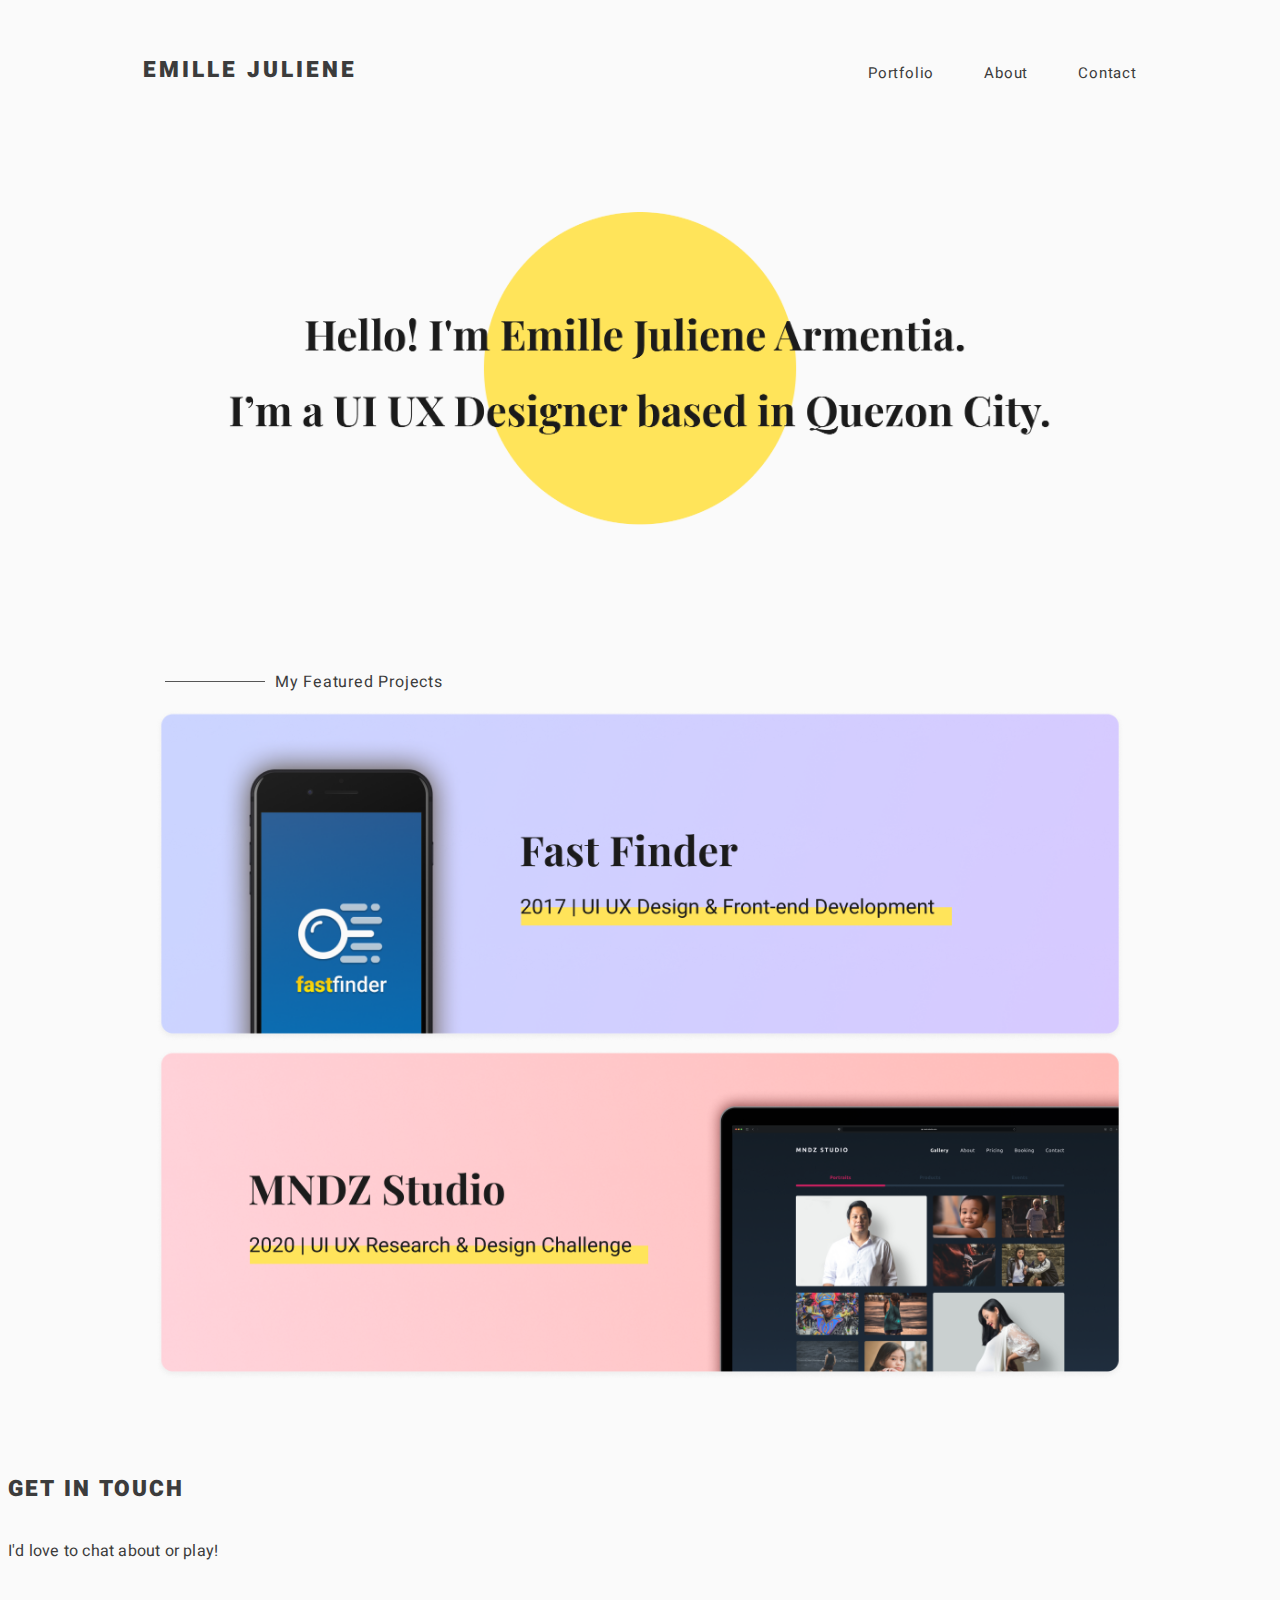
<file: index.html>
<!-- Hello, thanks for viewing! For work or collaborations, you may email me at emillejuliene@gmail.com. 😊 -->

<!doctype html>
<html lang="en">

<head>
    <!-- Required meta tags -->
    <meta charset="utf-8">
    <meta name="viewport" content="width=device-width, initial-scale=1">

    <!-- Bootstrap CSS -->
    <link href="https://cdn.jsdelivr.net/npm/bootstrap@5.0.0-beta1/dist/css/bootstrap.min.css" rel="stylesheet"
        integrity="sha384-giJF6kkoqNQ00vy+HMDP7azOuL0xtbfIcaT9wjKHr8RbDVddVHyTfAAsrekwKmP1" crossorigin="anonymous">

    <!-- FontAwesome Icons -->
    <link rel="stylesheet" href="https://use.fontawesome.com/releases/v5.15.2/css/all.css"
        integrity="sha384-vSIIfh2YWi9wW0r9iZe7RJPrKwp6bG+s9QZMoITbCckVJqGCCRhc+ccxNcdpHuYu" crossorigin="anonymous">

    <!-- Custom CSS -->
    <link rel="stylesheet" href="main.css">

    <!-- Favicon -->

    <link rel="apple-touch-icon" sizes="180x180" href="assets/img/apple-touch-icon.png">
    <link rel="icon" type="image/png" sizes="32x32" href="assets/img/favicon-32x32.png">
    <link rel="icon" type="image/png" sizes="16x16" href="assets/img/favicon-16x16.png">
    <link rel="manifest" href="assets/img/site.webmanifest">

    <title>Emille Juliene Armentia</title>
    <meta name=”description” content="UI/UX Design Portfolio">
    <meta name="author" content="Emille Juliene Armentia">


</head>

<body>

    <!-- Navigation Menu -->
    <header class="container col-12">
        <div class="px-lg-5 px-md-3 px-2 border-x-menu">
            <div class="em-header em-logo">
                <a class="" href="index.html">EMILLE JULIENE</a>
            </div>
            <nav>
                <ul>
                    <li class="menu-toggle-exit">
                        <i class="fas fa-times"></i>
                    </li>
                    <li>
                        <a class="toggle-exit" href="index.html#portfolio">Portfolio</a>
                    </li>
                    <li>
                        <a class="toggle-exit" href="about-me.html">About</a>
                    </li>
                    <li>
                        <a class="toggle-exit" href="mailto:emillejuliene@gmail.com?subject=Hi Emille! I'd love to connect with you.">Contact</a>
                    </li>
                </ul>
            </nav>
            <div class="menu-toggle">
                <i class="fas fa-bars"></i>
            </div>
        </div>
    </header>

    <!-- Main Content-->
    <main>
        <!-- Landing Page -->
        <section>
            <div class="container px-4 border-x lp-space">
                <div class="col-12">
                    <img src="assets/img/Hero Image.png" class="imgs-fluid mx-auto d-block" alt="">
                </div>
            </div>
        </section>

        <!-- Portfolio -->
        <section id="portfolio">
            <div class="container px-4 border-x">
                <p class="fp">My Featured Projects</p>
                <div class="col-lg-12">
                    <a href="fast-finder.html">
                        <img src="assets/img/Thumbnail 1.png" class="imgs-fluid mx-auto d-block hover-opacity" alt="">
                    </a>
                </div>
                <div class="col-lg-12 pt-3">
                    <a href="mndz-studio.html">
                        <img src="assets/img/Thumbnail 2.png" class="imgs-fluid mx-auto d-block hover-opacity" alt="">
                    </a>
                </div>
            </div>
        </section>
    </main>

    <!-- Contact -->
    <footer class="contact contact-spc">
        <div class="container text-center" id="contact">
            <p class="contact-spn">GET IN TOUCH</p>
            <p class="cs-text contact-desc">I'd love to chat about or play!</p>
            <a href="mailto:emillejuliene@gmail.com" class="contacts"><i class="fas fa-envelope-square"></i></a> 
            <a href="https://www.linkedin.com/in/emille-juliene-armentia" class="contacts"><i class="fab fa-linkedin"></i></a>
            <a href="https://dribbble.com/emillejuliene" class="contacts"><i class="fab fa-dribbble-square"></i></a>
        </div>
    </footer> 


    <!-- Bootstrap Bundle with Popper -->
    <script src="https://cdn.jsdelivr.net/npm/bootstrap@5.0.0-beta1/dist/js/bootstrap.bundle.min.js"
        integrity="sha384-ygbV9kiqUc6oa4msXn9868pTtWMgiQaeYH7/t7LECLbyPA2x65Kgf80OJFdroafW"
        crossorigin="anonymous"></script>

    <!-- JQuery CDN-->
    <script src="https://code.jquery.com/jquery-3.6.0.js"></script>
    <script type="text/javascript">
        $(document).ready(function () {

            $('.menu-toggle').click(function () {
                $('header nav').toggleClass('active')
            });

            $('.menu-toggle-exit').click(function () {
                $('header nav').removeClass('active')
            });

            $('.toggle-exit').click(function () {
                $('header nav').removeClass('active')
            });

        })
    </script>

</body>

</html>
</file>
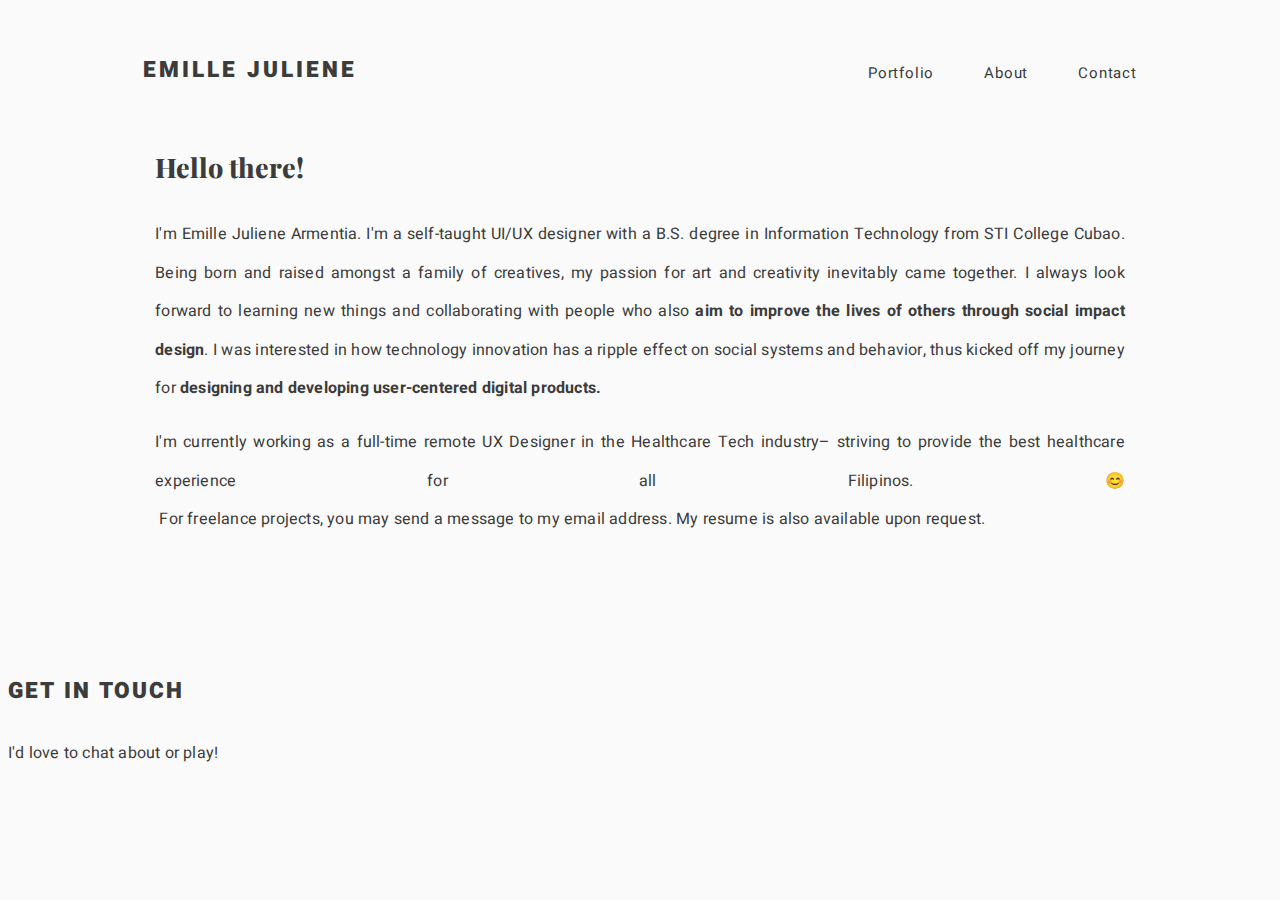
<file: about-me.html>
<!-- Hello, thanks for viewing! For work or collaborations, you may email me at emillejuliene@gmail.com. 😊 -->

<!doctype html>
<html lang="en">

<head>
    <!-- Required meta tags -->
    <meta charset="utf-8">
    <meta name="viewport" content="width=device-width, initial-scale=1">

    <!-- Bootstrap CSS -->
    <link href="https://cdn.jsdelivr.net/npm/bootstrap@5.0.0-beta1/dist/css/bootstrap.min.css" rel="stylesheet"
        integrity="sha384-giJF6kkoqNQ00vy+HMDP7azOuL0xtbfIcaT9wjKHr8RbDVddVHyTfAAsrekwKmP1" crossorigin="anonymous">

    <!-- FontAwesome Icons -->
    <link rel="stylesheet" href="https://use.fontawesome.com/releases/v5.15.2/css/all.css"
        integrity="sha384-vSIIfh2YWi9wW0r9iZe7RJPrKwp6bG+s9QZMoITbCckVJqGCCRhc+ccxNcdpHuYu" crossorigin="anonymous">

    <!-- Custom CSS -->
    <link rel="stylesheet" href="main.css">

    <!-- Favicon -->

    <link rel="apple-touch-icon" sizes="180x180" href="assets/img/apple-touch-icon.png">
    <link rel="icon" type="image/png" sizes="32x32" href="assets/img/favicon-32x32.png">
    <link rel="icon" type="image/png" sizes="16x16" href="assets/img/favicon-16x16.png">
    <link rel="manifest" href="assets/img/site.webmanifest">

    <title>Emille Juliene Armentia</title>


</head>

<body>

    <!-- Navigation Menu -->
    <header class="container col-12">
        <div class="px-lg-5 px-md-3 px-2 border-x-menu">
            <div class="em-header em-logo">
                <a class="" href="index.html">EMILLE JULIENE</a>
            </div>
            <nav>
                <ul>
                    <li class="menu-toggle-exit">
                        <i class="fas fa-times"></i>
                    </li>
                    <li>
                        <a class="toggle-exit" href="index.html#portfolio">Portfolio</a>
                    </li>
                    <li>
                        <a class="toggle-exit" href="about-me.html">About</a>
                    </li>
                    <li>
                        <a class="toggle-exit"
                            href="mailto:emillejuliene@gmail.com?subject=Hi Emille! I'd love to connect with you.">Contact</a>
                    </li>
                </ul>
            </nav>
            <div class="menu-toggle">
                <i class="fas fa-bars"></i>
            </div>
        </div>
    </header>
    <!-- Main Content-->
    <main>
        <!-- About -->
        <section>
            <div class="container px-4 border-x lp-space">
                <div class="col-12">
                    <h3 class="cs-header pt-3 pt-lg-4">Hello there!</h3>
                    <p class="cs-text text-jstfy">I'm Emille Juliene Armentia. I'm a self-taught UI/UX designer with a
                        B.S. degree in Information Technology
                        from STI College Cubao. Being born and raised amongst a family of creatives, my passion for art
                        and creativity inevitably came together. I always look forward to learning new things and
                        collaborating with people who also <strong>aim to improve the lives of others through social
                            impact
                            design</strong>. I was interested in how technology innovation has a ripple effect on social
                        systems and
                        behavior, thus kicked off my journey for <strong>designing and developing user-centered digital
                            products.</strong></p>
                    <p class="cs-text text-jstfy">I'm currently working as a full-time remote UX Designer in the Healthcare Tech industry– striving to provide the best healthcare experience for all Filipinos. 😊 <span class="new-line"> For freelance projects, you may send a message to my email address. My resume is also available upon request.</span> </p>
                </div>
            </div>
        </section>

        <!-- Contact -->
        <footer class="contact contact-spc">
            <div class="container text-center" id="contact">
                <p class="contact-spn">GET IN TOUCH</p>
                <p class="cs-text contact-desc">I'd love to chat about or play!</p>
                <a href="mailto:emillejuliene@gmail.com" class="contacts"><i class="fas fa-envelope-square"></i></a>
                <a href="https://www.linkedin.com/in/emille-juliene-armentia" class="contacts"><i
                        class="fab fa-linkedin"></i></a>
                <a href="https://dribbble.com/emillejuliene" class="contacts"><i class="fab fa-dribbble-square"></i></a>
            </div>
        </footer>


        <!-- Bootstrap Bundle with Popper -->
        <script src="https://cdn.jsdelivr.net/npm/bootstrap@5.0.0-beta1/dist/js/bootstrap.bundle.min.js"
            integrity="sha384-ygbV9kiqUc6oa4msXn9868pTtWMgiQaeYH7/t7LECLbyPA2x65Kgf80OJFdroafW"
            crossorigin="anonymous"></script>

        <!-- JQuery CDN-->
        <script src="https://code.jquery.com/jquery-3.6.0.js"></script>
        <script type="text/javascript">
            $(document).ready(function () {

                $('.menu-toggle').click(function () {
                    $('header nav').toggleClass('active')
                });

                $('.menu-toggle-exit').click(function () {
                    $('header nav').removeClass('active')
                });

                $('.toggle-exit').click(function () {
                    $('header nav').removeClass('active')
                });

            })
        </script>

</body>

</html>
</file>
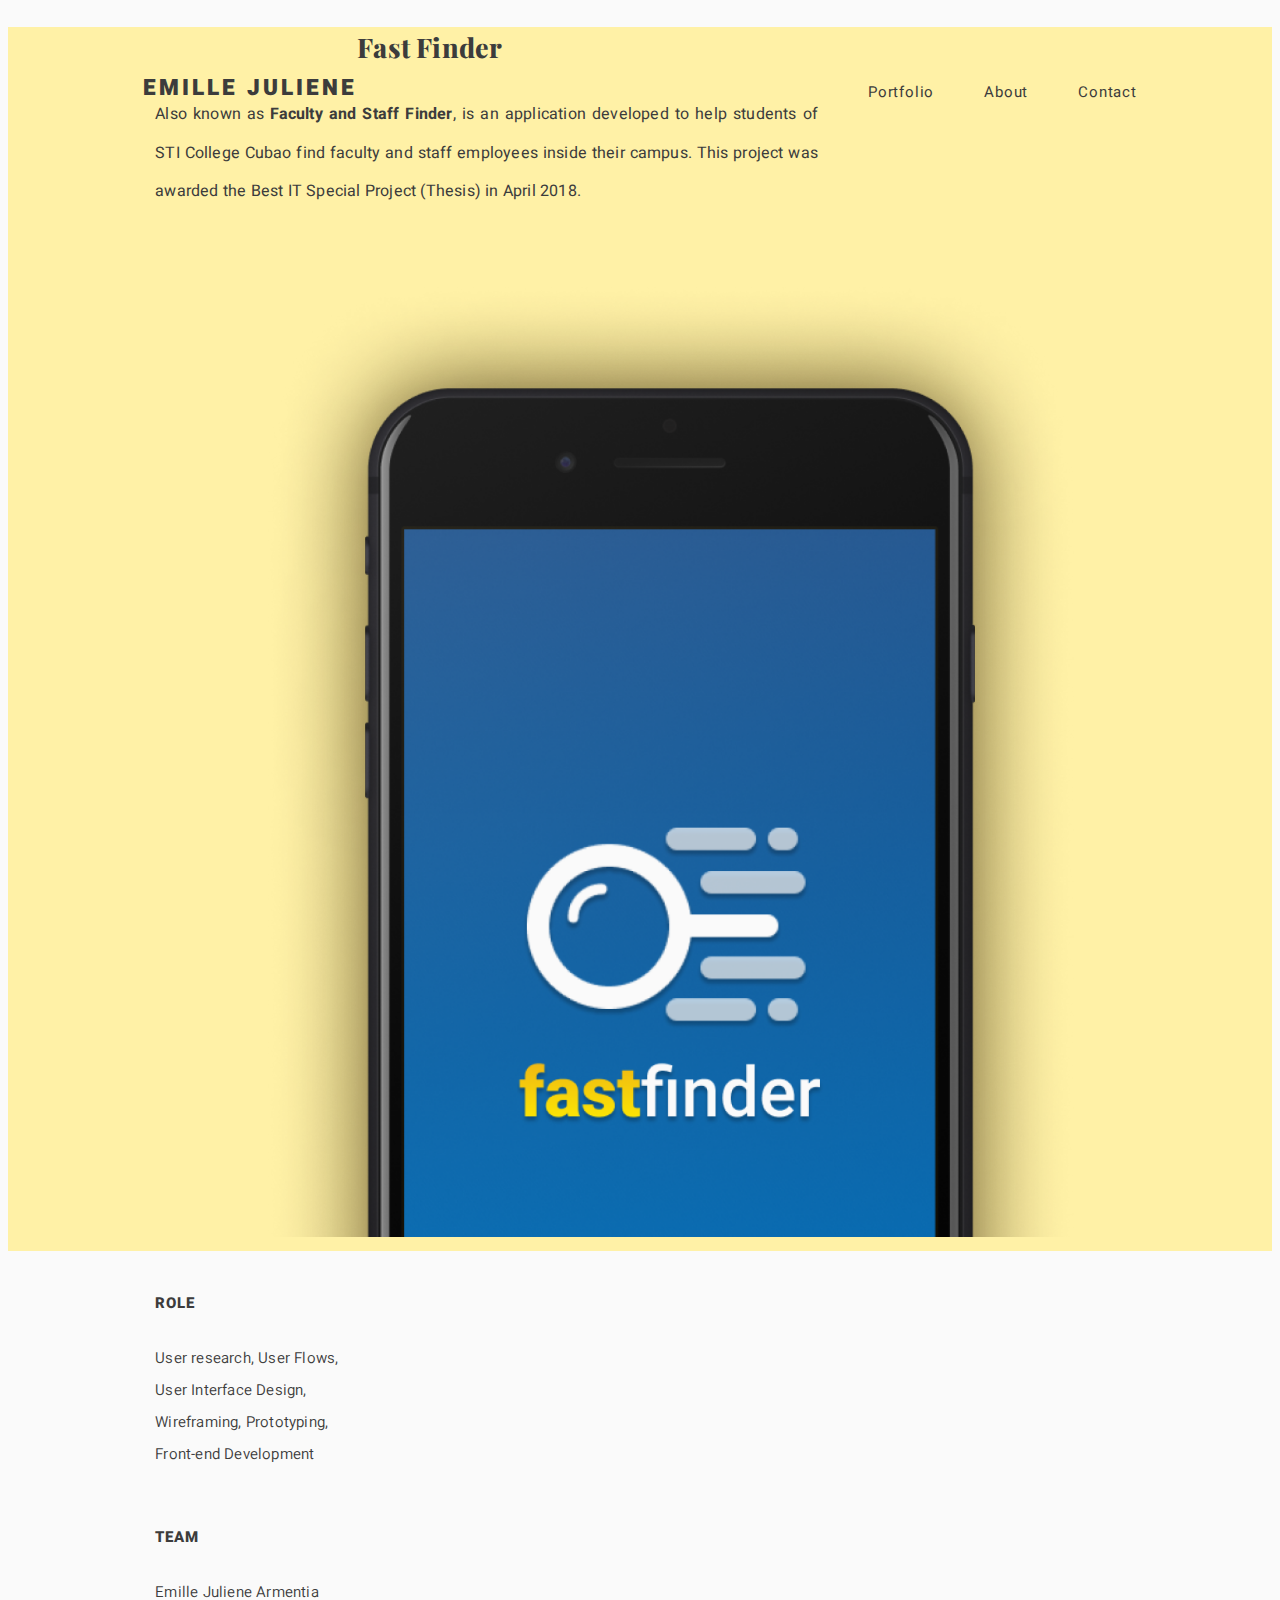
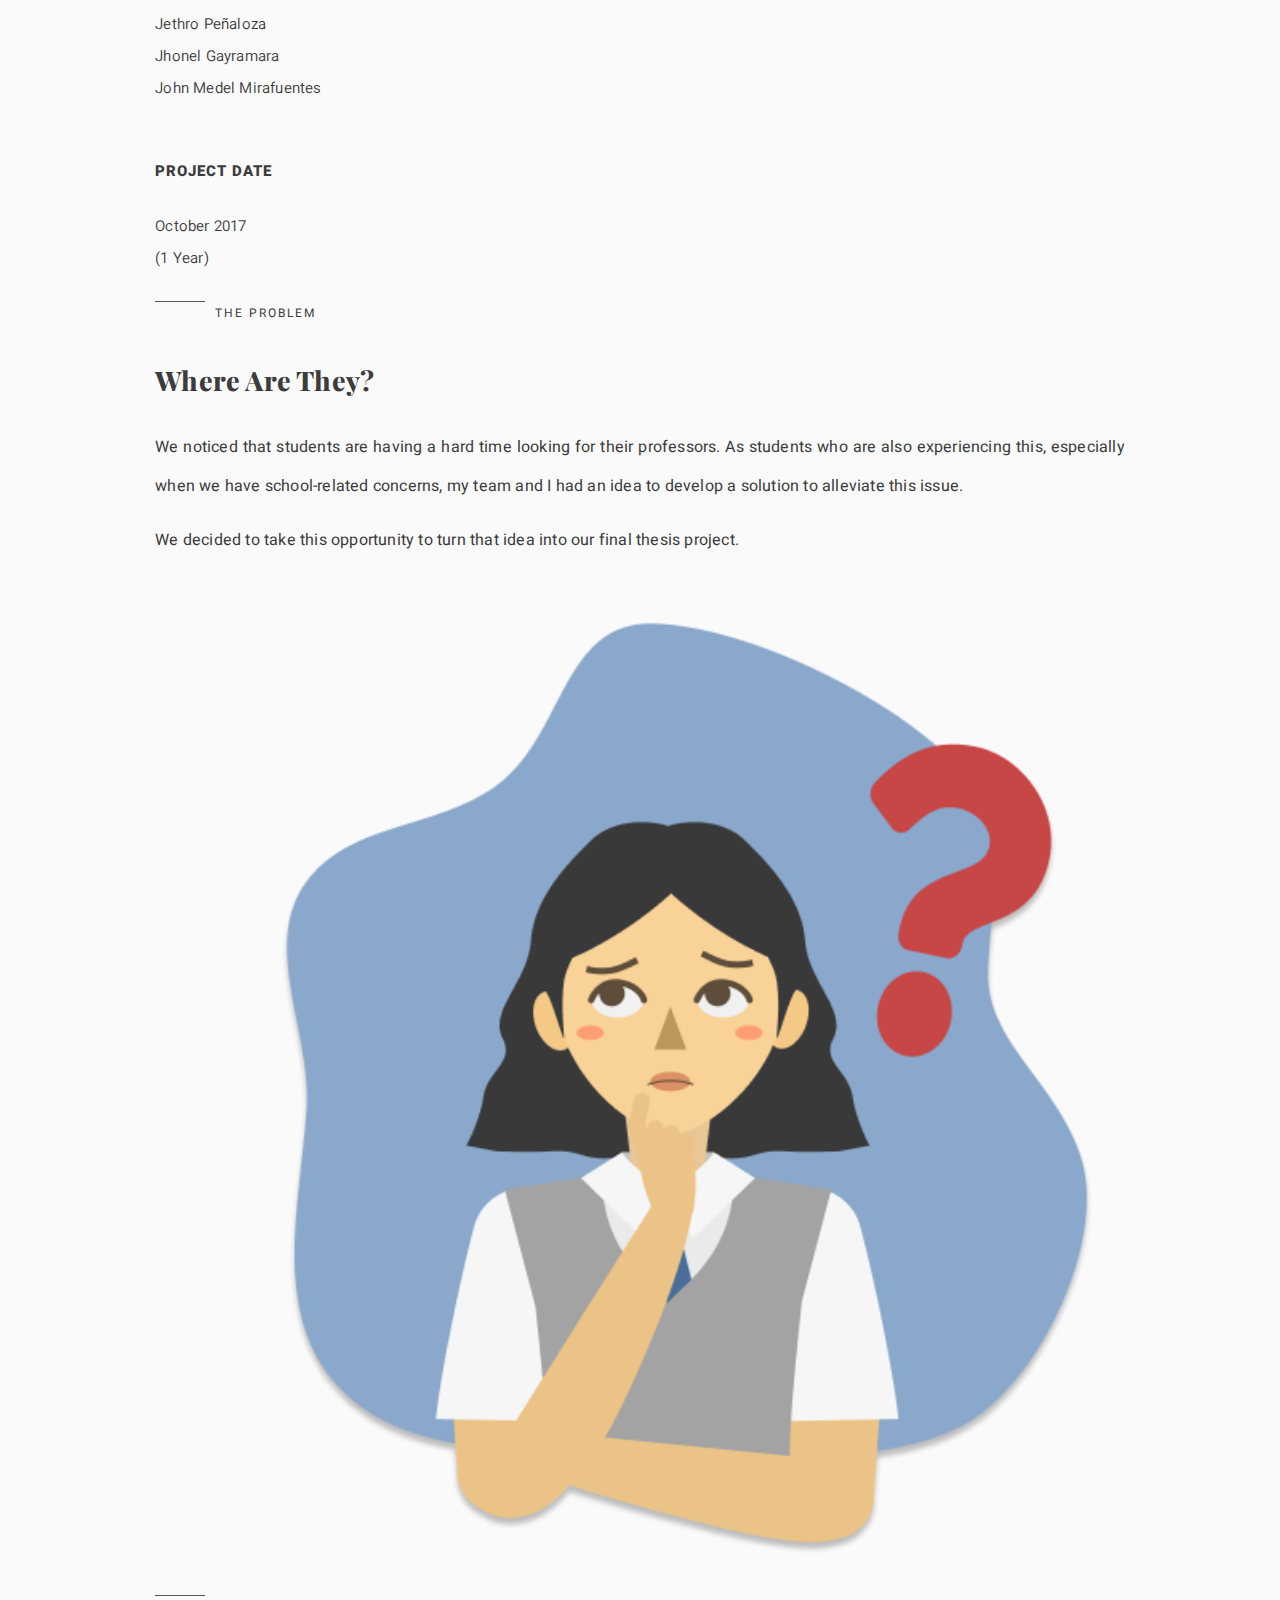
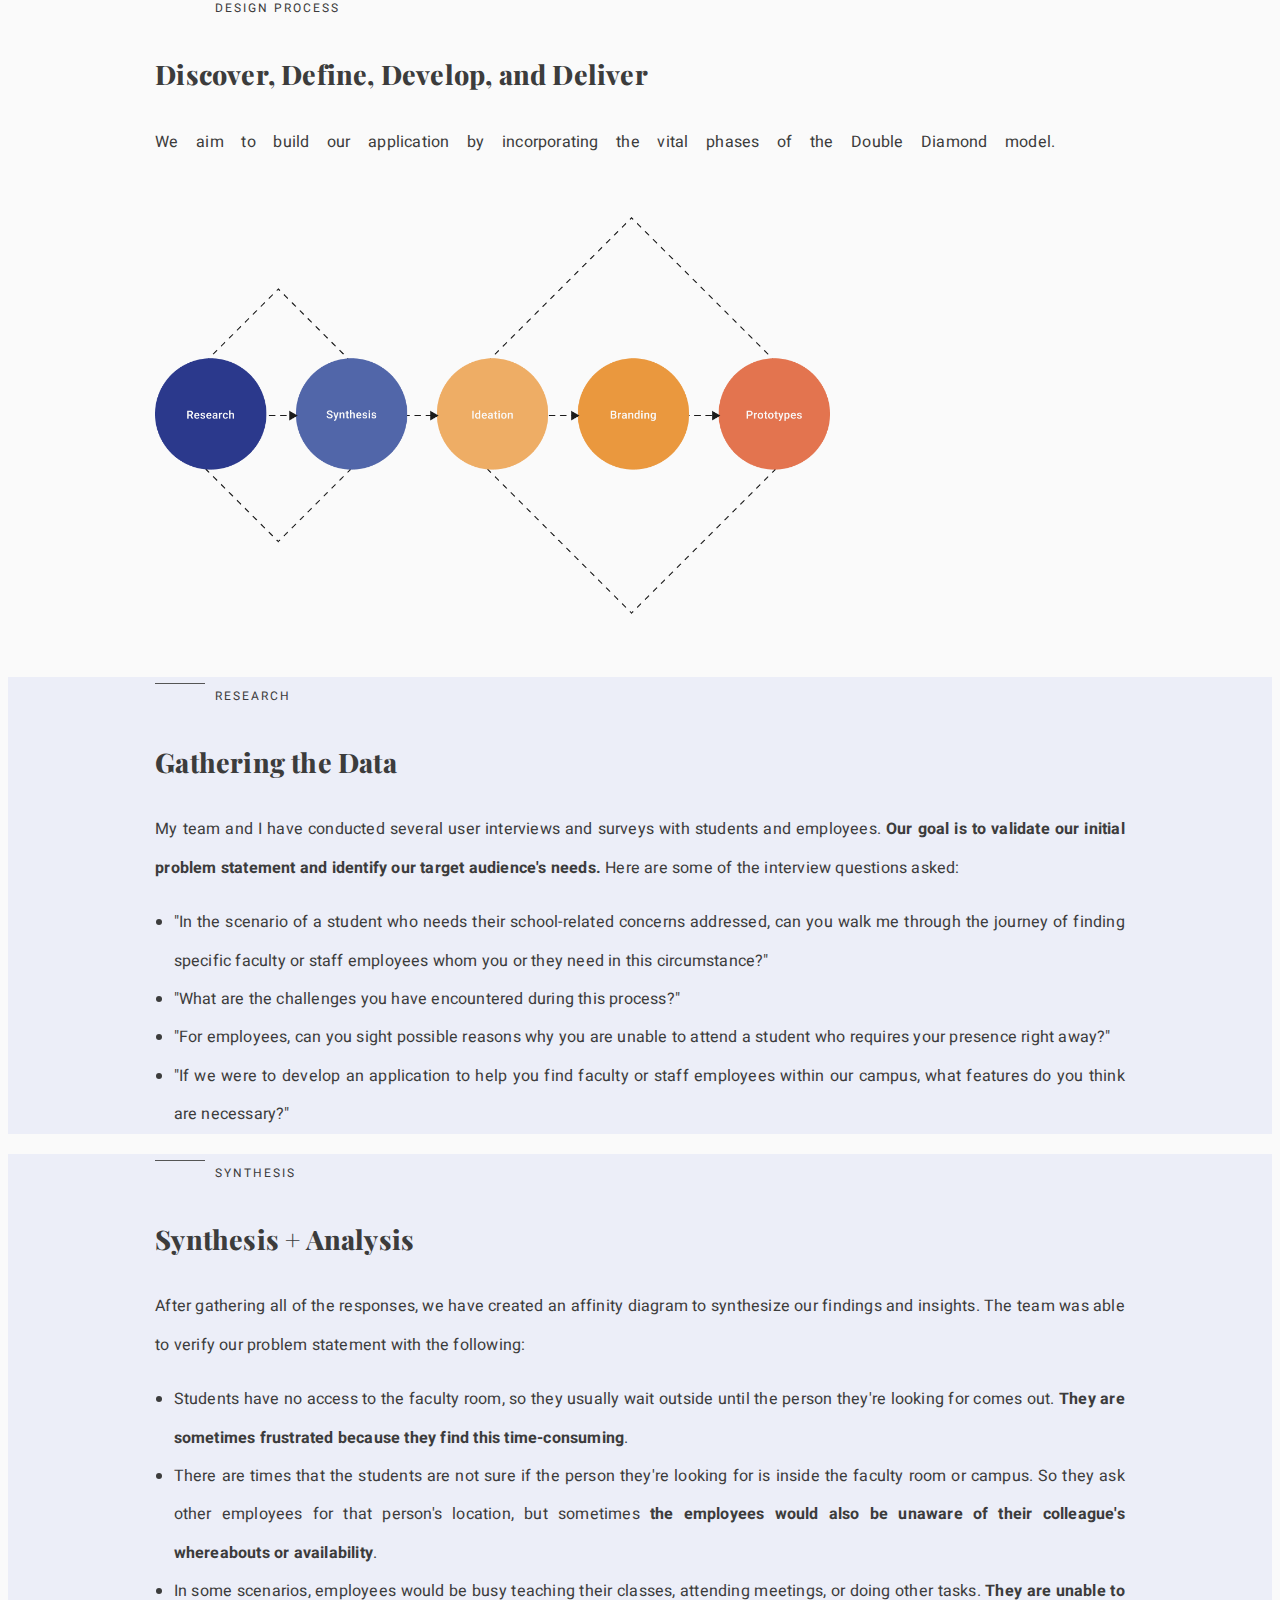
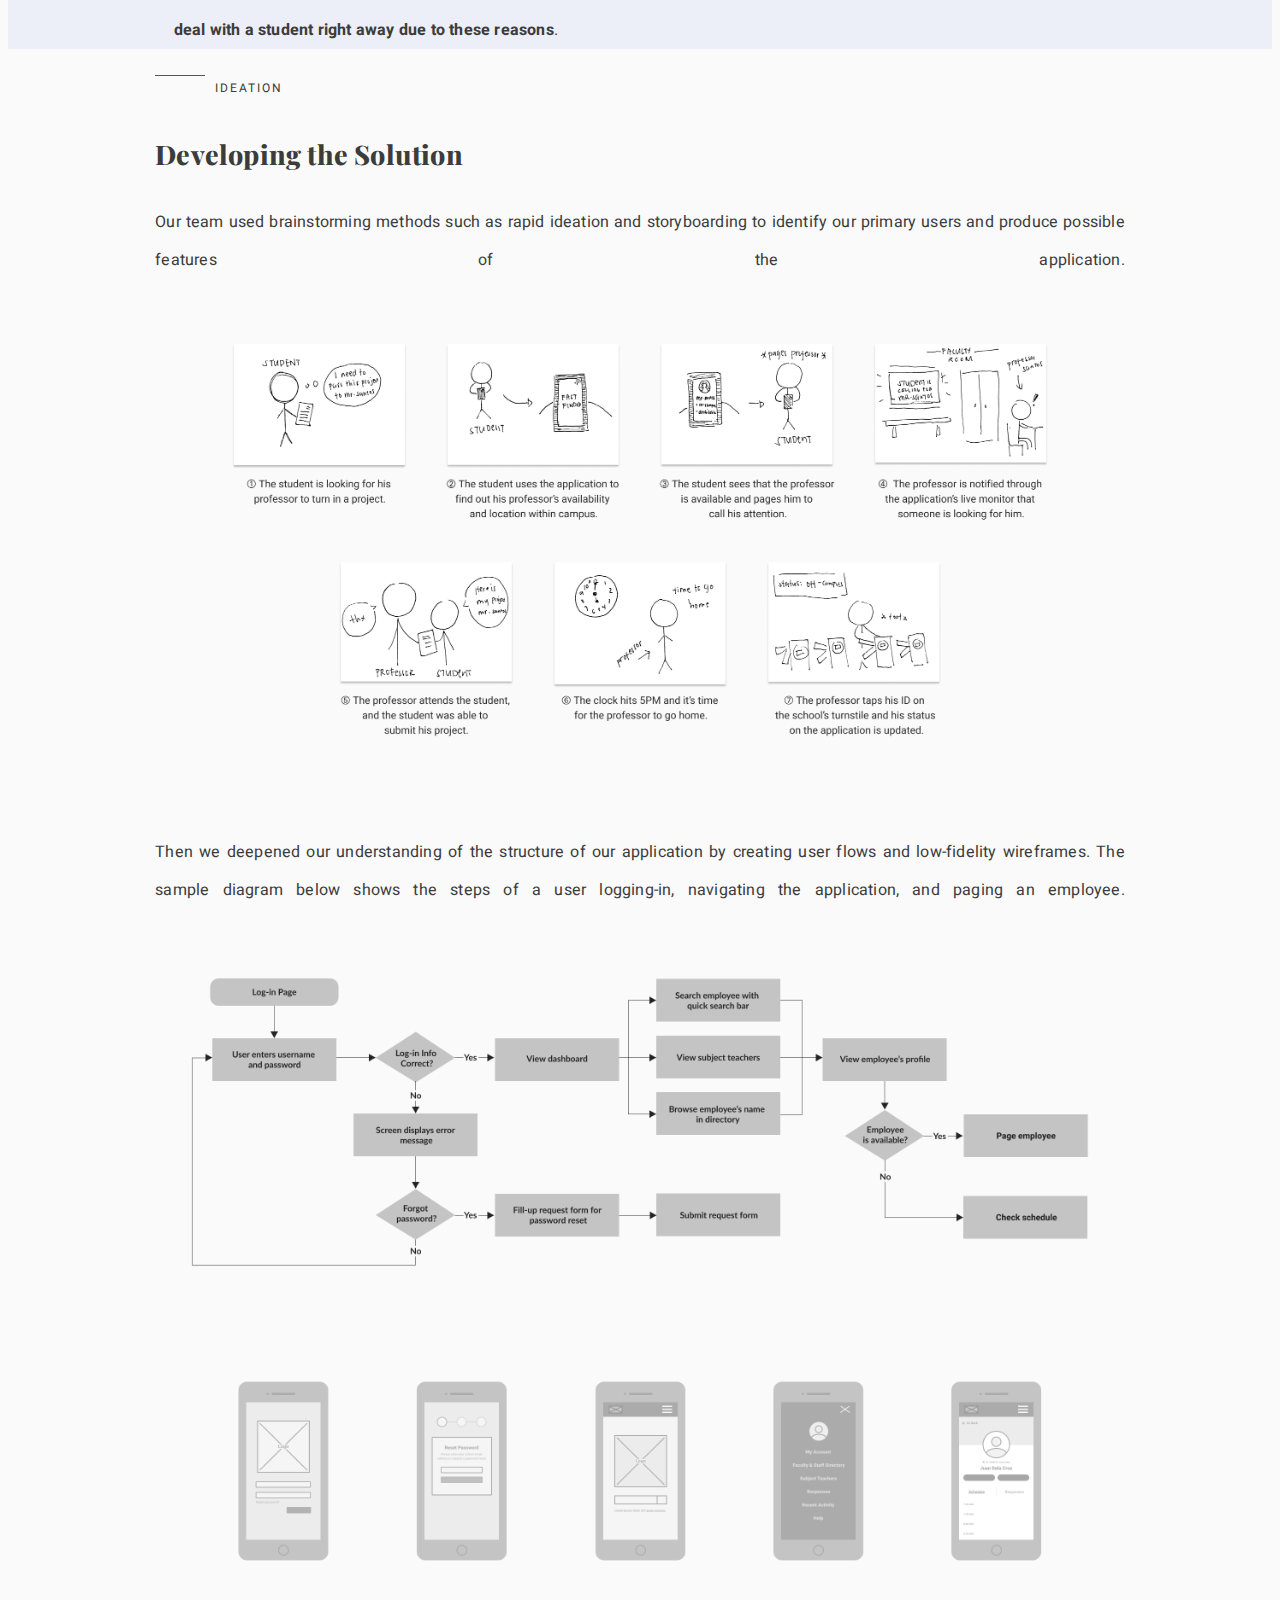
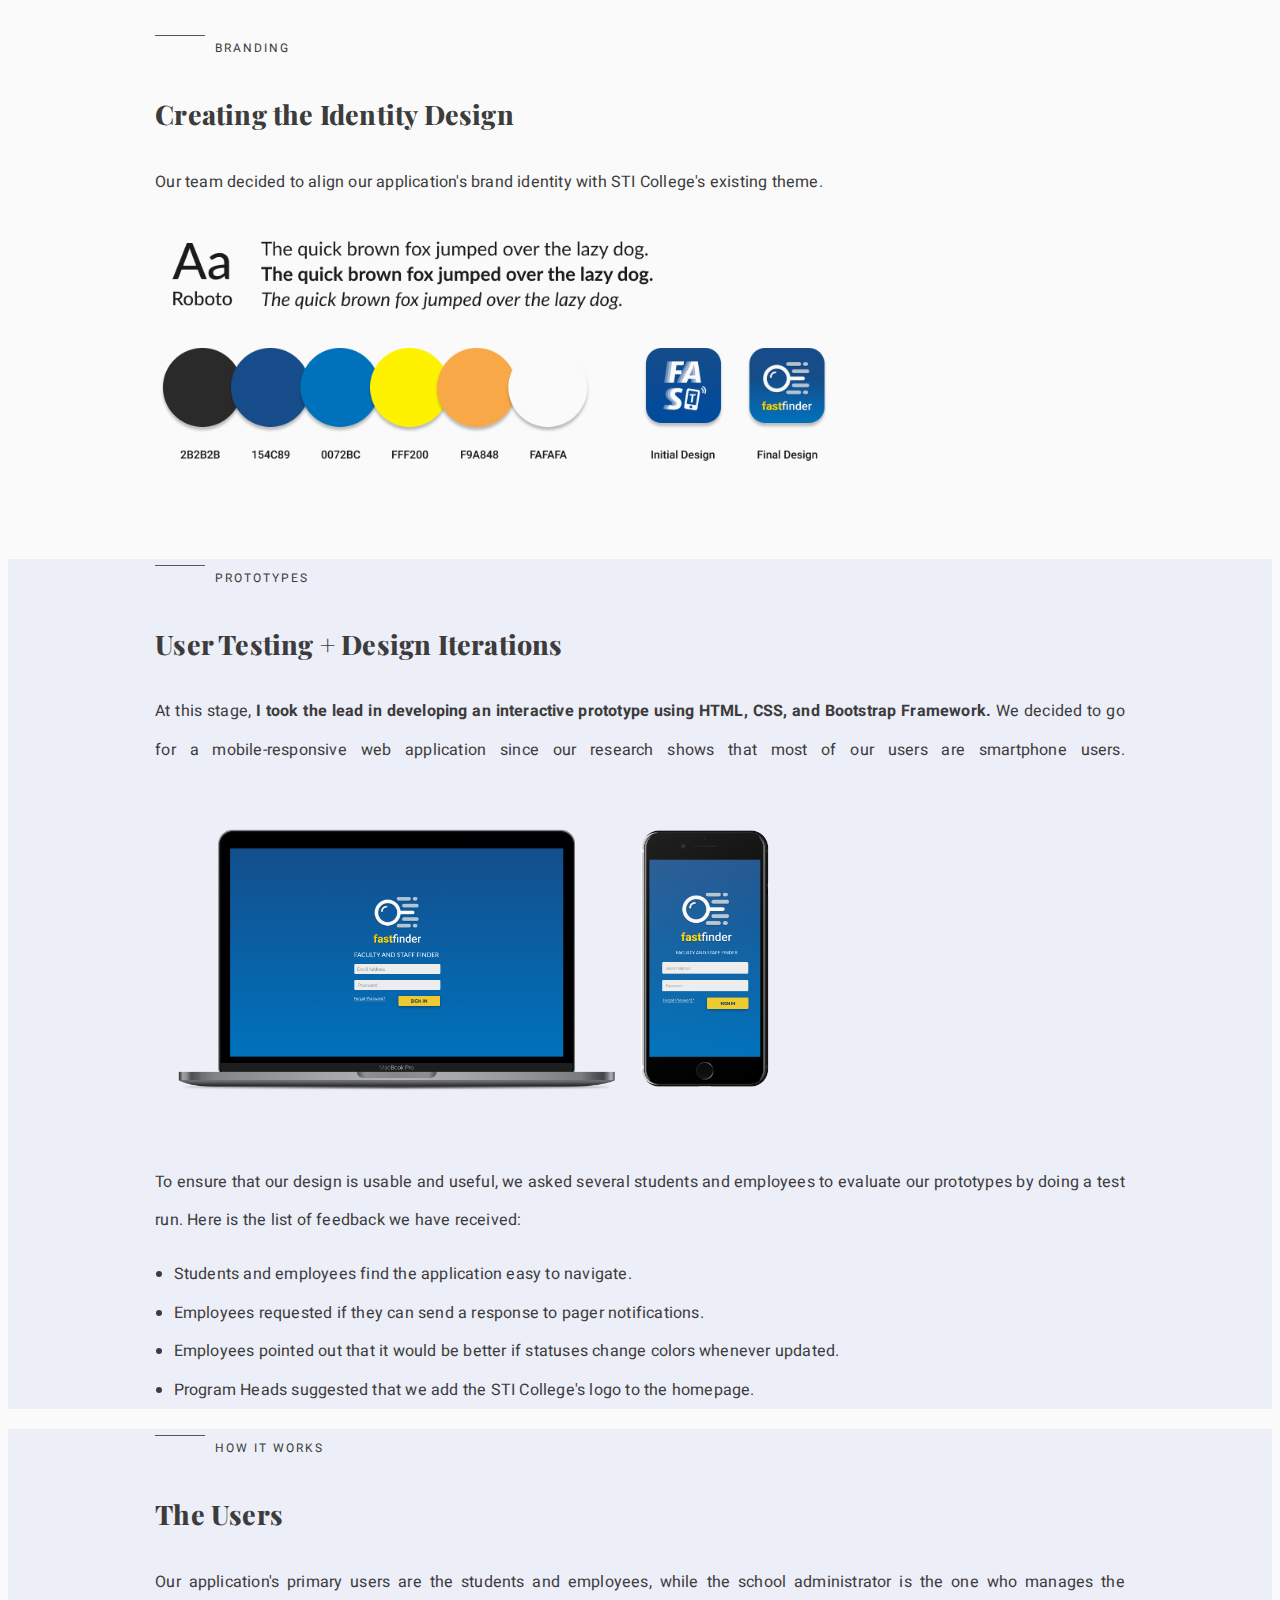
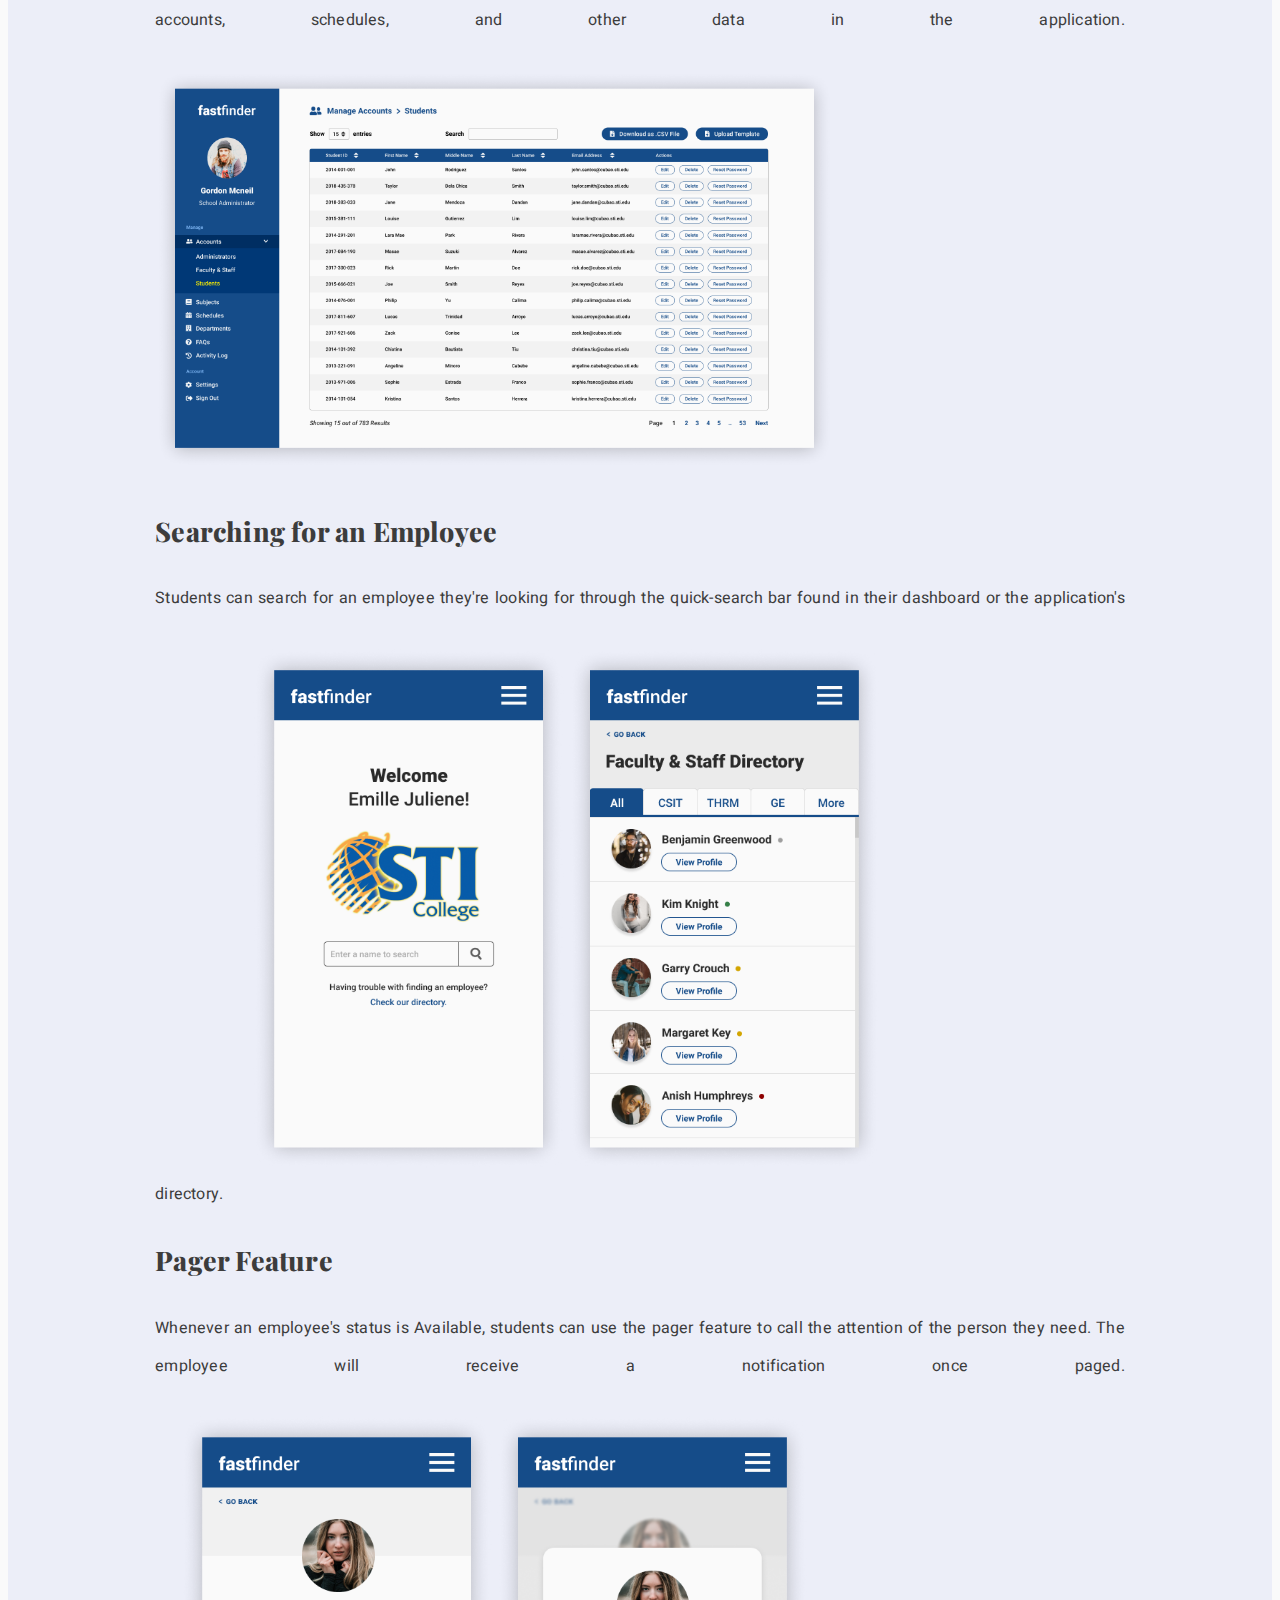
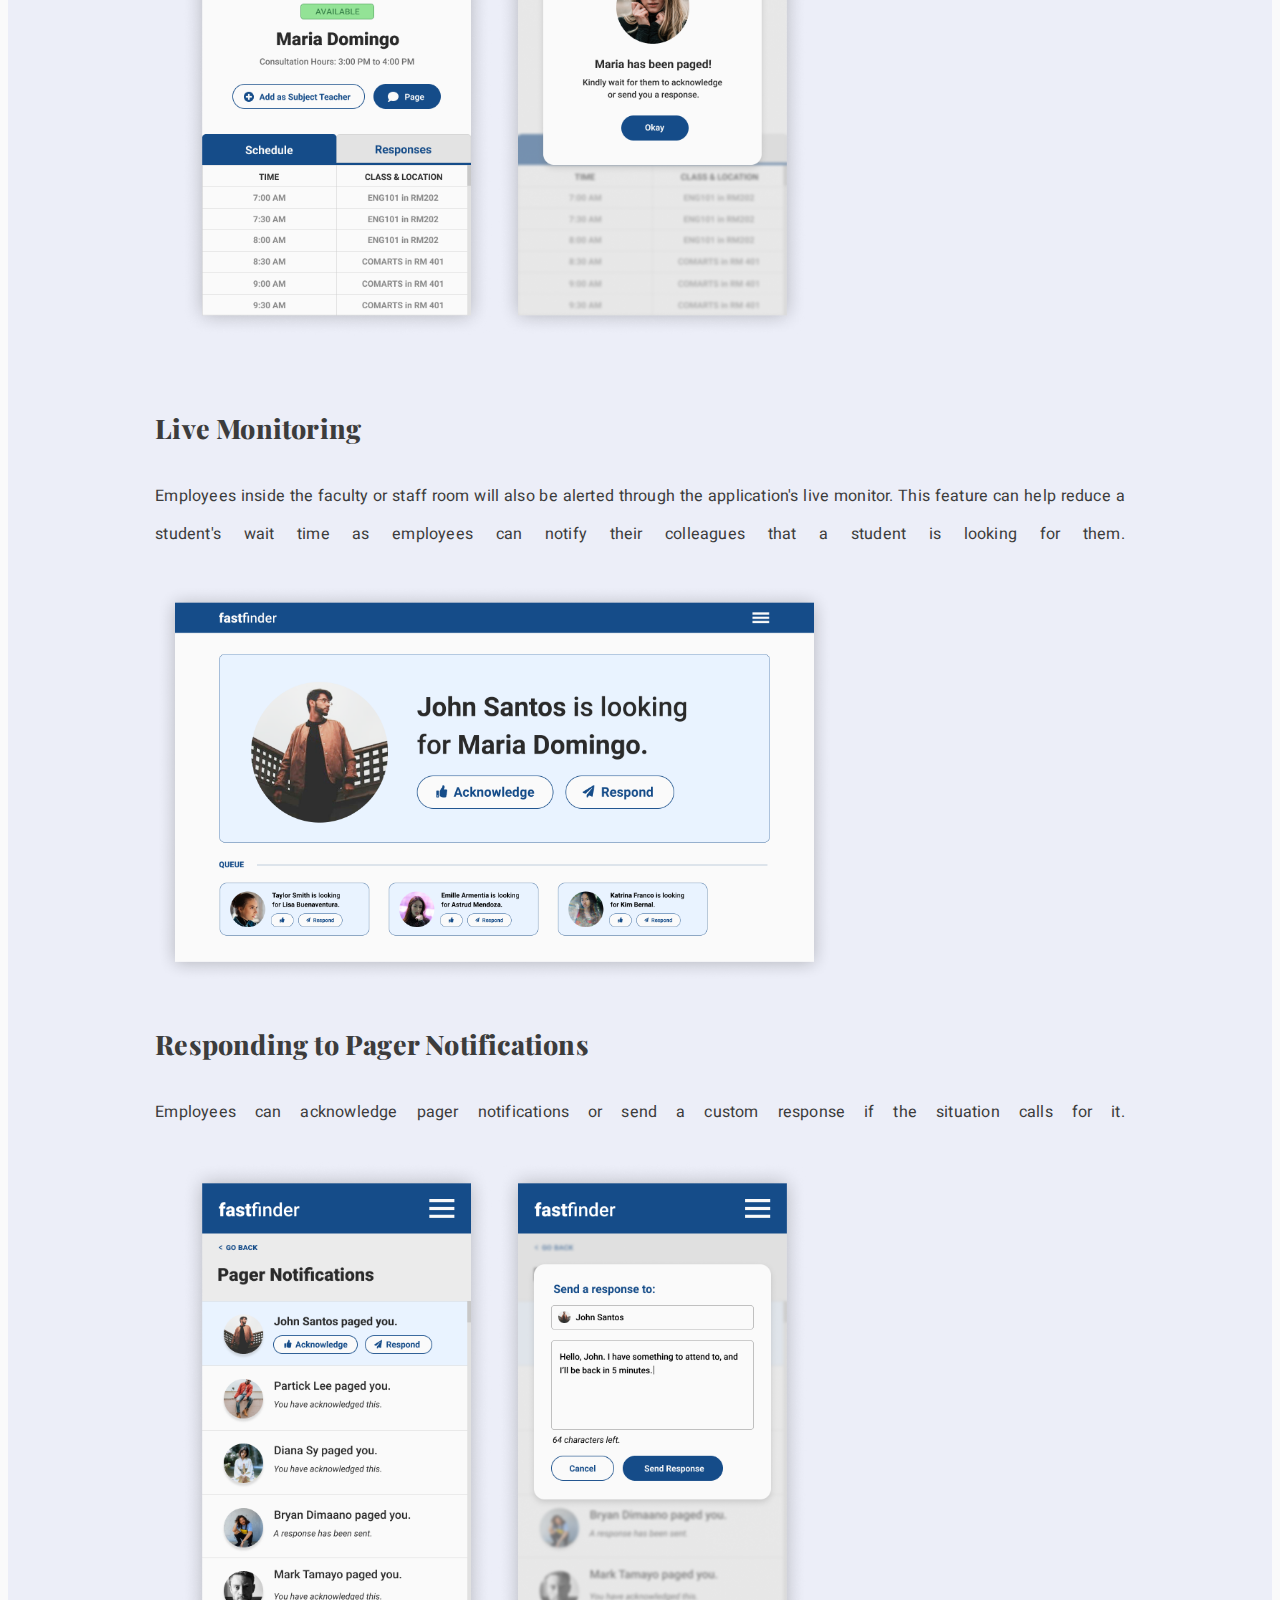
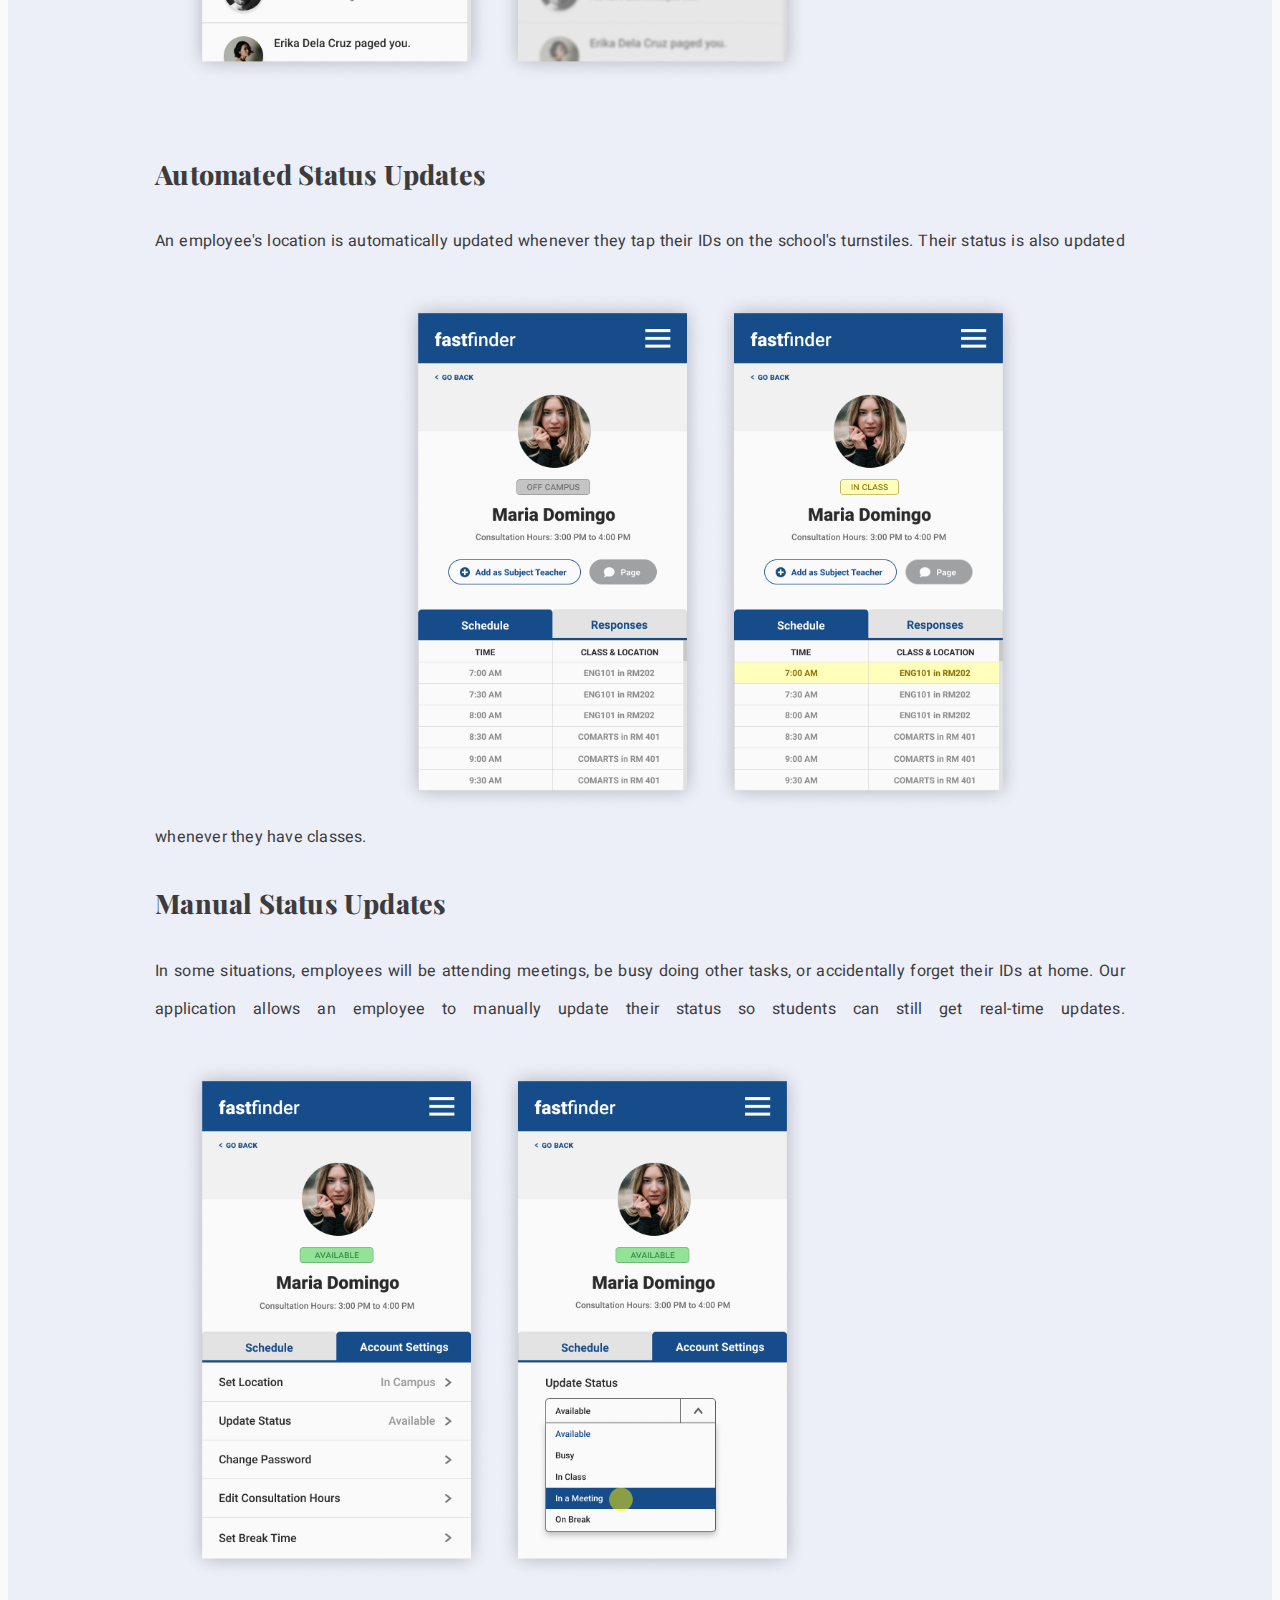
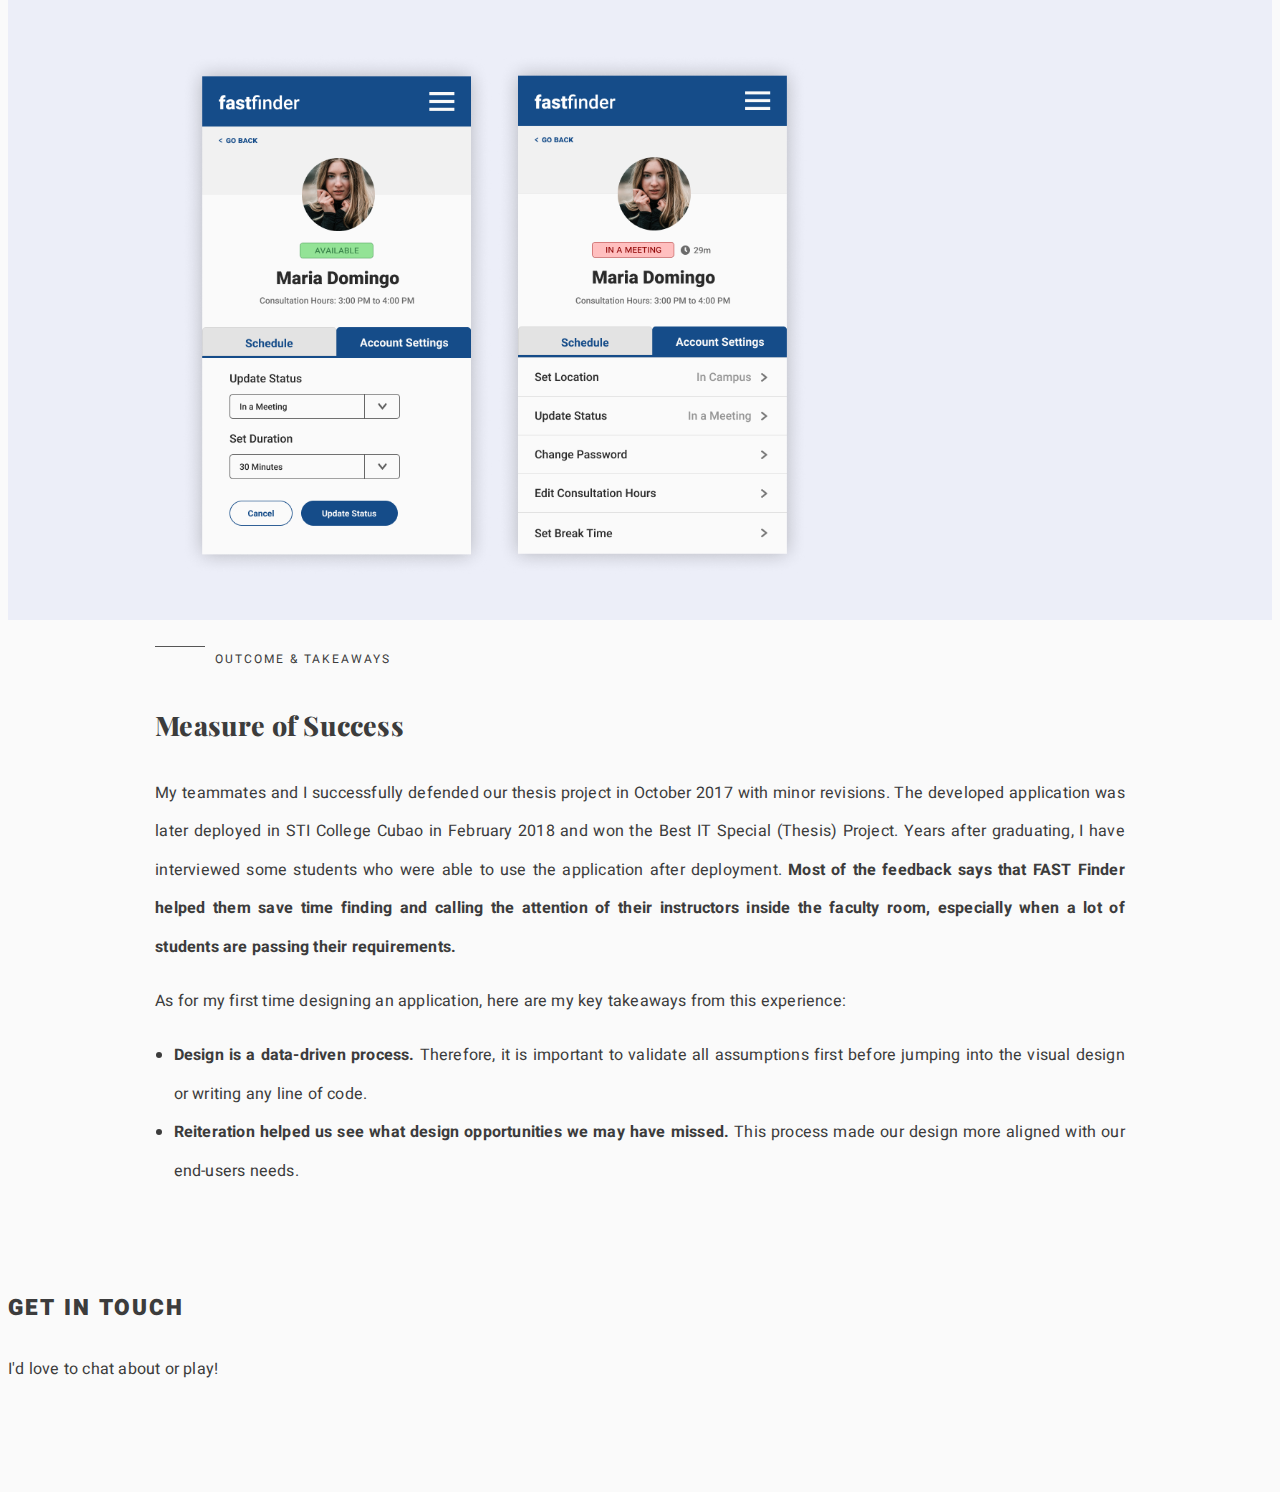
<file: fast-finder.html>
<!-- Hello, thanks for viewing! For work or collaborations, you may email me at emillejuliene@gmail.com. 😊 -->

<!doctype html>
<html lang="en">

<head>
    <!-- Required meta tags -->
    <meta charset="utf-8">
    <meta name="viewport" content="width=device-width, initial-scale=1">

    <!-- Bootstrap CSS -->
    <link href="https://cdn.jsdelivr.net/npm/bootstrap@5.0.0-beta1/dist/css/bootstrap.min.css" rel="stylesheet"
        integrity="sha384-giJF6kkoqNQ00vy+HMDP7azOuL0xtbfIcaT9wjKHr8RbDVddVHyTfAAsrekwKmP1" crossorigin="anonymous">

    <!-- FontAwesome Icons -->
    <link rel="stylesheet" href="https://use.fontawesome.com/releases/v5.15.2/css/all.css"
        integrity="sha384-vSIIfh2YWi9wW0r9iZe7RJPrKwp6bG+s9QZMoITbCckVJqGCCRhc+ccxNcdpHuYu" crossorigin="anonymous">

    <!-- Custom CSS -->
    <link rel="stylesheet" href="main.css">

    <!-- Favicon -->

    <link rel="apple-touch-icon" sizes="180x180" href="assets/img/apple-touch-icon.png">
    <link rel="icon" type="image/png" sizes="32x32" href="assets/img/favicon-32x32.png">
    <link rel="icon" type="image/png" sizes="16x16" href="assets/img/favicon-16x16.png">
    <link rel="manifest" href="assets/img/site.webmanifest">

    <title>Emille Juliene Armentia</title>


</head>

<body>

    <!-- Navigation Menu -->
    <header class="container col-12">
        <div class="px-lg-5 px-md-3 px-2 border-x-menu">
            <div class="em-header em-logo">
                <a class="" href="index.html">EMILLE JULIENE</a>
            </div>
            <nav>
                <ul>
                    <li class="menu-toggle-exit">
                        <i class="fas fa-times"></i>
                    </li>
                    <li id="fast-f">
                        <a class=" toggle-exit" href="index.html#portfolio">Portfolio</a>
                    </li>
                    <li id="fast-f">
                        <a class="toggle-exit" href="about-me.html">About</a>
                    </li>
                    <li id="fast-f">
                        <a class="toggle-exit"
                            href="mailto:emillejuliene@gmail.com?subject=Hi Emille! I'd love to connect with you.">Contact</a>
                    </li>
                </ul>
            </nav>
            <div class="menu-toggle">
                <i class="fas fa-bars"></i>
            </div>
        </div>
    </header>


    <!-- Main Content-->
    <main class="cs-text">

        <!--Overview-->
        <section class="ff">
            <div class="container px-4 border-x">
                <div class="row col-12">
                    <div class="col-xxl-8 col-lg-7 col-md-7 mt-5 mt-md-4 mt-lg-4 mt-xl-4 pt-md-4 pt-lg-5">
                        <h3 class="cs-header">Fast Finder</h3>
                        <p class="cs-text text-jstfy">Also known as <strong> Faculty and Staff Finder</strong>, is an
                            application
                            developed to help
                            students of STI College Cubao find faculty and staff employees
                            inside
                            their
                            campus. This project was awarded the Best IT Special Project (Thesis) in April 2018.</p>
                    </div>
                    <div class="col-lg-5 col-md-5 col-lg-5 col-xxl-4">
                        <img src="assets/img/Product Screenshot.png"
                            class="imgs-fluid mx-auto d-block center-im-1 mb-fs img-ors" alt="">
                    </div>
                </div>
            </div>
        </section>

        <!--Roles-->
        <section>
            <div class="container px-4 border-x">
                <div class="row text-center border rounded my-5 mx-3 mx-md-1 py-4 px-3 ">
                    <div class="col-lg-4 my-2 my-role">
                        <h4 class="roles-hdr">ROLE</h4>
                        <ul class="roles">
                            <li>User research, User Flows,</li>
                            <li>User Interface Design,</li>
                            <li>Wireframing, Prototyping,</li>
                            <li>Front-end Development</li>
                        </ul>
                    </div>
                    <div class="col-lg-4 my-2 my-role">
                        <h4 class="roles-hdr">TEAM</h4>
                        <ul class="roles">
                            <li>Emille Juliene Armentia</li>
                            <li>Jethro Peñaloza</li>
                            <li>Jhonel Gayramara</li>
                            <li>John Medel Mirafuentes</li>
                        </ul>
                    </div>
                    <div class="col-lg-4 my-2 my-role">
                        <h4 class="roles-hdr">PROJECT DATE</h4>
                        <p class="roles">October 2017 <br>(1 Year)</p>
                    </div>
                </div>
            </div>
        </section>

        <!--Problem-->
        <section>
            <div class="container px-4 border-x">
                <div class="row py-5">
                    <h5 class="cs-h1">THE PROBLEM</h5>
                    <div class="col-xxl-8 col-lg-7 col-md-12 col-sm-12">
                        <h3 class="cs-header pt-3">Where Are They?</h3>
                        <p class="text-jstfy"> We noticed that students are having a hard time looking for their
                            professors. As students who are also experiencing this, especially when we have
                            school-related concerns,
                            my
                            team
                            and
                            I had an idea to develop a solution to alleviate this issue.</p>
                        <p class="text-jstfy">We decided to take this opportunity to turn that idea into our final
                            thesis project.</p>
                    </div>
                    <div class=" col-xxl-4 col-lg-5">
                        <img src="assets/img/Problem Illustration.png" class="imgs-fluid imgs-resize3 d-block ilus"
                            alt="">
                    </div>
                </div>
            </div>
        </section>

        <!--Design Process-->
        <section>
            <div class="container px-4 border-x">
                <div class="row pt-md-5 pb-md-5 pb-3 border-section">
                    <h5 class="cs-h1">DESIGN PROCESS</h5>
                    <h3 class="cs-header pt-3"> Discover,
                        Define, Develop, and Deliver</h3>
                    <p class="pb-3 text-jstfy">We aim to build our application by incorporating the vital phases of the
                        Double
                        Diamond model.
                        <img src="assets/img/Process.png" class="imgs-fluid imgs-resize2 mx-auto d-block extra-pd"
                            alt="">
                    </p>
                </div>
            </div>
        </section>

        <!--Research-->
        <section class="ff-cs2">
            <div class="container px-4 border-x">
                <div class="row py-5">

                    <h5 class="cs-h1">RESEARCH</h5>
                    <h3 class="cs-header pt-3"> Gathering the Data
                    </h3>
                    <p class="text-jstfy"> My team and I have conducted several user interviews and surveys with
                        students and employees. <strong> Our goal is to validate our initial problem statement and
                            identify our
                            target audience's needs. </strong> Here are some of the interview questions asked:
                    </p>
                    <ul class="list-in">
                        <li class="text-jstfy">"In the scenario of a student who needs their school-related concerns
                            addressed, can you
                            walk
                            me
                            through the journey of finding specific faculty or staff employees whom you or they need
                            in
                            this
                            circumstance?"</li>
                        <li class="text-jstfy pt-1">"What are the challenges you have encountered during this process?"
                        </li>
                        <li class="text-jstfy pt-1">"For employees, can you sight possible reasons why you are unable to
                            attend a
                            student who
                            requires
                            your presence right away?"</li>
                        <li class="text-jstfy pt-1">"If we were to develop an application to help you find faculty or
                            staff
                            employees within
                            our
                            campus,
                            what
                            features do you think are necessary?"</li>
                </div>
            </div>
        </section>

        <!--Synthesis-->
        <section class="ff-cs2 cs-text">
            <div class="container px-4 border-x">
                <div class="row pt-4 pb-5">
                    <h5 class="cs-h1">SYNTHESIS</h5>
                    <h3 class="cs-header pt-3">Synthesis + Analysis</h3>
                    <p class="text-jstfy">After gathering all of the responses, we have created an affinity diagram to
                        synthesize our
                        findings and insights. The team was able to verify our problem statement with the following:</p>
                    <ul class="list-in pb-3">
                        <li class="text-jstfy"> Students have no access to the faculty room, so they usually wait
                            outside until the person
                            they're looking for comes out. <strong> They are sometimes frustrated because they find this
                                time-consuming</strong>.</li>

                        <li class="text-jstfy pt-1">
                            There are times that the students are not sure if the person they're looking for is inside
                            the
                            faculty room or campus. So they ask other employees for that person's location, but
                            sometimes
                            <strong> the employees would also be unaware of their colleague's whereabouts or
                                availability</strong>.
                        </li>

                        <li class="text-jstfy pt-1"> In some scenarios, employees would be busy teaching their classes,
                            attending
                            meetings, or
                            doing
                            other tasks. <strong>They are unable to deal with a student right away due to these
                                reasons</strong>.</li>
                    </ul>
                </div>
            </div>
        </section>

        <!--Ideation-->
        <section>
            <div class="container px-4 border-x">
                <div class="row pt-5 pb-2 pb-md-3">
                    <h5 class="cs-h1">IDEATION</h5>
                    <h3 class="cs-header pt-3">Developing the Solution</h3>
                    <p class="text-jstfy">Our team used brainstorming methods such as rapid ideation and storyboarding
                        to identify our
                        primary users and produce possible features of the application.
                        <img src="assets/img/Storyboarding.png" class="imgs-fluid mx-auto d-block pt-3 pt-md-1 pb-md-1"
                            alt="">
                    </p>

                    <p class="text-jstfy">Then we deepened our understanding of the structure of our application by
                        creating
                        user flows
                        and low-fidelity wireframes. The sample diagram below shows the steps of a user logging-in,
                        navigating the application, and paging an employee.
                        <img src="assets/img/User Flow Diagram.png" class="imgs-fluid mx-auto d-block pt-3 pt-md-1"
                            alt="">
                        <img src="assets/img/Lofi.png" class="imgs-fluid mx-auto d-block" alt="">
                    </p>

                </div>
            </div>
        </section>

        <!--Branding-->
        <section>
            <div class="container px-4 border-x">
                <div class="row pt-5 pb-4">
                    <h5 class="cs-h1">BRANDING</h5>
                    <h3 class="cs-header pt-3">Creating the Identity Design</h3>
                    <p>Our team decided to align our application's brand identity with STI
                        College's existing theme.
                        <img src="assets/img/Brand Identity.png" class="imgs-fluid imgs-resize pt-2" alt="">
                    </p>
                </div>
            </div>
        </section>

        <!--Prototypes-->
        <section class="ff-cs2">
            <div class="container px-4 border-x">
                <div class="row pt-5 pb-4">
                    <h5 class="cs-h1">PROTOTYPES</h5>
                    <h3 class="cs-header pt-3">User Testing + Design Iterations</h3>
                    <p class="text-jstfy">At this stage, <strong> I took the lead in developing an interactive prototype
                            using HTML, CSS, and
                            Bootstrap Framework. </strong> We decided to go for a mobile-responsive web application
                        since our research
                        shows that most of our users are smartphone users.
                        <img src="assets/img/Mockup.png"
                            class="imgs-fluid mx-auto d-block imgs-resize extra-pd-1 pb-2 pb-md-1" alt="">
                    </p>

                    <p class="text-jstfy">To ensure that our design is usable and useful, we asked several students and
                        employees to
                        evaluate our prototypes by doing a test run. Here is the list of feedback we have received:
                    </p>
                    <ul class="list-in">
                        <li class="text-jstfy">Students and employees find the application easy to navigate.</li>
                        <li class="text-jstfy pt-1">Employees requested if they can send a response to pager
                            notifications.</li>
                        <li class="text-jstfy pt-1">Employees pointed out that it would be better if statuses change
                            colors
                            whenever updated.
                        </li>
                        <li class="text-jstfy pt-1">Program Heads suggested that we add the STI College's logo to the
                            homepage.
                        </li>
                    </ul>
                </div>
            </div>
        </section>

        <!--Demo-->
        <section class="ff-cs2">
            <div class="container px-4 border-x">
                <div class="row pt-5 pb-2">
                    <h5 class="cs-h1">HOW IT WORKS</h5>

                    <div class="col-12">
                        <h3 class="cs-header pt-3">The Users</h3>
                        <p class="cs-text text-jstfy">Our application's
                            primary users are the students and employees, while the school administrator is the one
                            who
                            manages the accounts, schedules, and other data in the application.
                            <img src="assets/img/Admin.png"
                                class="imgs-fluid imgs-resize mx-auto d-block extra-pd pb-2 pb-md-3" alt="">
                        </p>
                    </div>

                    <div class="col-12">
                        <h3 class="cs-header pt-4">Searching for an Employee</h3>
                        <p class="cs-text text-jstfy">Students can search for an employee they're looking for through
                            the quick-search bar
                            found in
                            their dashboard or the application's directory.
                            <img src="assets/img/Searching.png"
                                class="imgs-fluid imgs-resize mx-auto d-block pt-3 pt-md-1" alt="">
                        </p>

                    </div>

                    <div class="col-12">
                        <h3 class="cs-header pt-3">Pager Feature</h3>
                        <p class="cs-text text-jstfy"> Whenever an employee's status is Available, students can use the
                            pager feature to call the
                            attention of the person they need. The employee will receive a notification once paged.
                            <img src="assets/img/Paging.png"
                                class="imgs-fluid imgs-resize mx-auto d-block pt-3 pt-md-1 " alt="">
                        </p>
                    </div>

                    <div class="col-12">
                        <h3 class="cs-header pt-4">Live Monitoring</h3>
                        <p class="cs-text text-jstfy">Employees inside the faculty or staff room will also be alerted
                            through the application's
                            live
                            monitor. This feature can help reduce a student's wait time as employees can notify their
                            colleagues that a student is looking for them.
                            <img src="assets/img/Live Monitoring.png"
                                class=" imgs-fluid imgs-resize mx-auto d-block extra-pd pb-2 pb-md-3" alt="">
                        </p>

                    </div>

                    <div class="col-12">
                        <h3 class="cs-header pt-4">Responding to Pager Notifications</h3>
                        <p class="cs-text text-jstfy">Employees can acknowledge pager notifications or send a custom
                            response if the situation
                            calls for it.
                            <img src="assets/img/Faculty Response.png"
                                class="imgs-fluid imgs-resize mx-auto d-block pt-3 pt-md-1" alt="">
                        </p>

                    </div>

                    <div class="col-12">
                        <h3 class="cs-header pt-3">Automated Status Updates</h3>
                        <p class="cs-text text-jstfy">An employee's location is automatically updated whenever they tap
                            their IDs on the
                            school's
                            turnstiles. Their status is also updated whenever they have classes.
                            <img src="assets/img/Automated.png"
                                class="imgs-fluid imgs-resize mx-auto d-block pt-3 pt-md-1" alt="">
                        </p>
                    </div>

                    <div class="col-12 pb-4">
                        <h3 class="cs-header pt-4">Manual Status Updates</h3>
                        <p class="cs-text text-jstfy">In some situations, employees will be attending meetings, be busy
                            doing other tasks, or
                            accidentally forget their IDs at home. Our application allows an employee to manually
                            update
                            their status so students can still get real-time updates.
                            <img src="assets/img/Manual.png" class="imgs-fluid imgs-resize mx-auto d-block pt-3 pt-md-1"
                                alt="">
                            <img src="assets/img/Manual 2.png" class="imgs-fluid imgs-resize mx-auto d-block" alt="">
                        </p>
                    </div>
                </div>
            </div>
        </section>

        <!--Outcomes-->
        <section>
            <div class="container px-4 border-x">
                <div class="row pt-5">
                    <h5 class="cs-h1">OUTCOME & TAKEAWAYS</h5>
                    <h3 class="cs-header pt-3">Measure of Success</h3>
                    <p class="text-jstfy">My teammates and I successfully defended our thesis project in October 2017
                        with minor revisions. The developed application was later deployed in STI College Cubao in
                        February 2018 and won the Best IT Special (Thesis) Project.

                        Years after graduating, I have interviewed some students who were able to use the application
                        after deployment. <strong>Most of the feedback says that FAST Finder helped them save time finding and
                        calling the attention of their instructors inside the faculty room, especially when a lot of
                        students are passing their requirements.</strong></p>

                    <p class="text-jstfy">As for my first time designing an application, here are my key takeaways from
                        this experience:
                    </p>
                    <ul class="list-in">
                        <li class="text-jstfy"><strong>Design is a data-driven process.</strong> Therefore, it is
                            important to validate all
                            assumptions
                            first before jumping into the visual design or writing any line of code.</li>
                        <li class="text-jstfy pt-1"><strong>Reiteration helped us see what design opportunities we may
                                have
                                missed.</strong> This process made
                            our
                            design more aligned with our end-users needs.</li>
                    </ul>

                </div>
            </div>
        </section>

    </main>


    <!--Contact-->
    <footer class="contact contact-spc">
        <div class="container text-center" id="contact">
            <p class="contact-spn">GET IN TOUCH</p>
            <p class="cs-text contact-desc">I'd love to chat about or play!</p>
            <a href="mailto:emillejuliene@gmail.com" class="contacts"><i class="fas fa-envelope-square"></i></a>
            <a href="https://www.linkedin.com/in/emille-juliene-armentia" class="contacts"><i
                    class="fab fa-linkedin"></i></a>
            <a href="https://dribbble.com/emillejuliene" class="contacts"><i class="fab fa-dribbble-square"></i></a>
        </div>
    </footer>


    <!-- Bootstrap Bundle with Popper -->
    <script src="https://cdn.jsdelivr.net/npm/bootstrap@5.0.0-beta1/dist/js/bootstrap.bundle.min.js"
        integrity="sha384-ygbV9kiqUc6oa4msXn9868pTtWMgiQaeYH7/t7LECLbyPA2x65Kgf80OJFdroafW"
        crossorigin="anonymous"></script>

    <!-- JQuery CDN-->
    <script src="https://code.jquery.com/jquery-3.6.0.js"></script>
    <script type="text/javascript">
        $(document).ready(function () {

            $('.menu-toggle').click(function () {
                $('header nav').toggleClass('active')
            });

            $('.menu-toggle-exit').click(function () {
                $('header nav').removeClass('active')
            });

            $('.toggle-exit').click(function () {
                $('header nav').removeClass('active')
            });

        })
    </script>
</body>

</html>
</file>
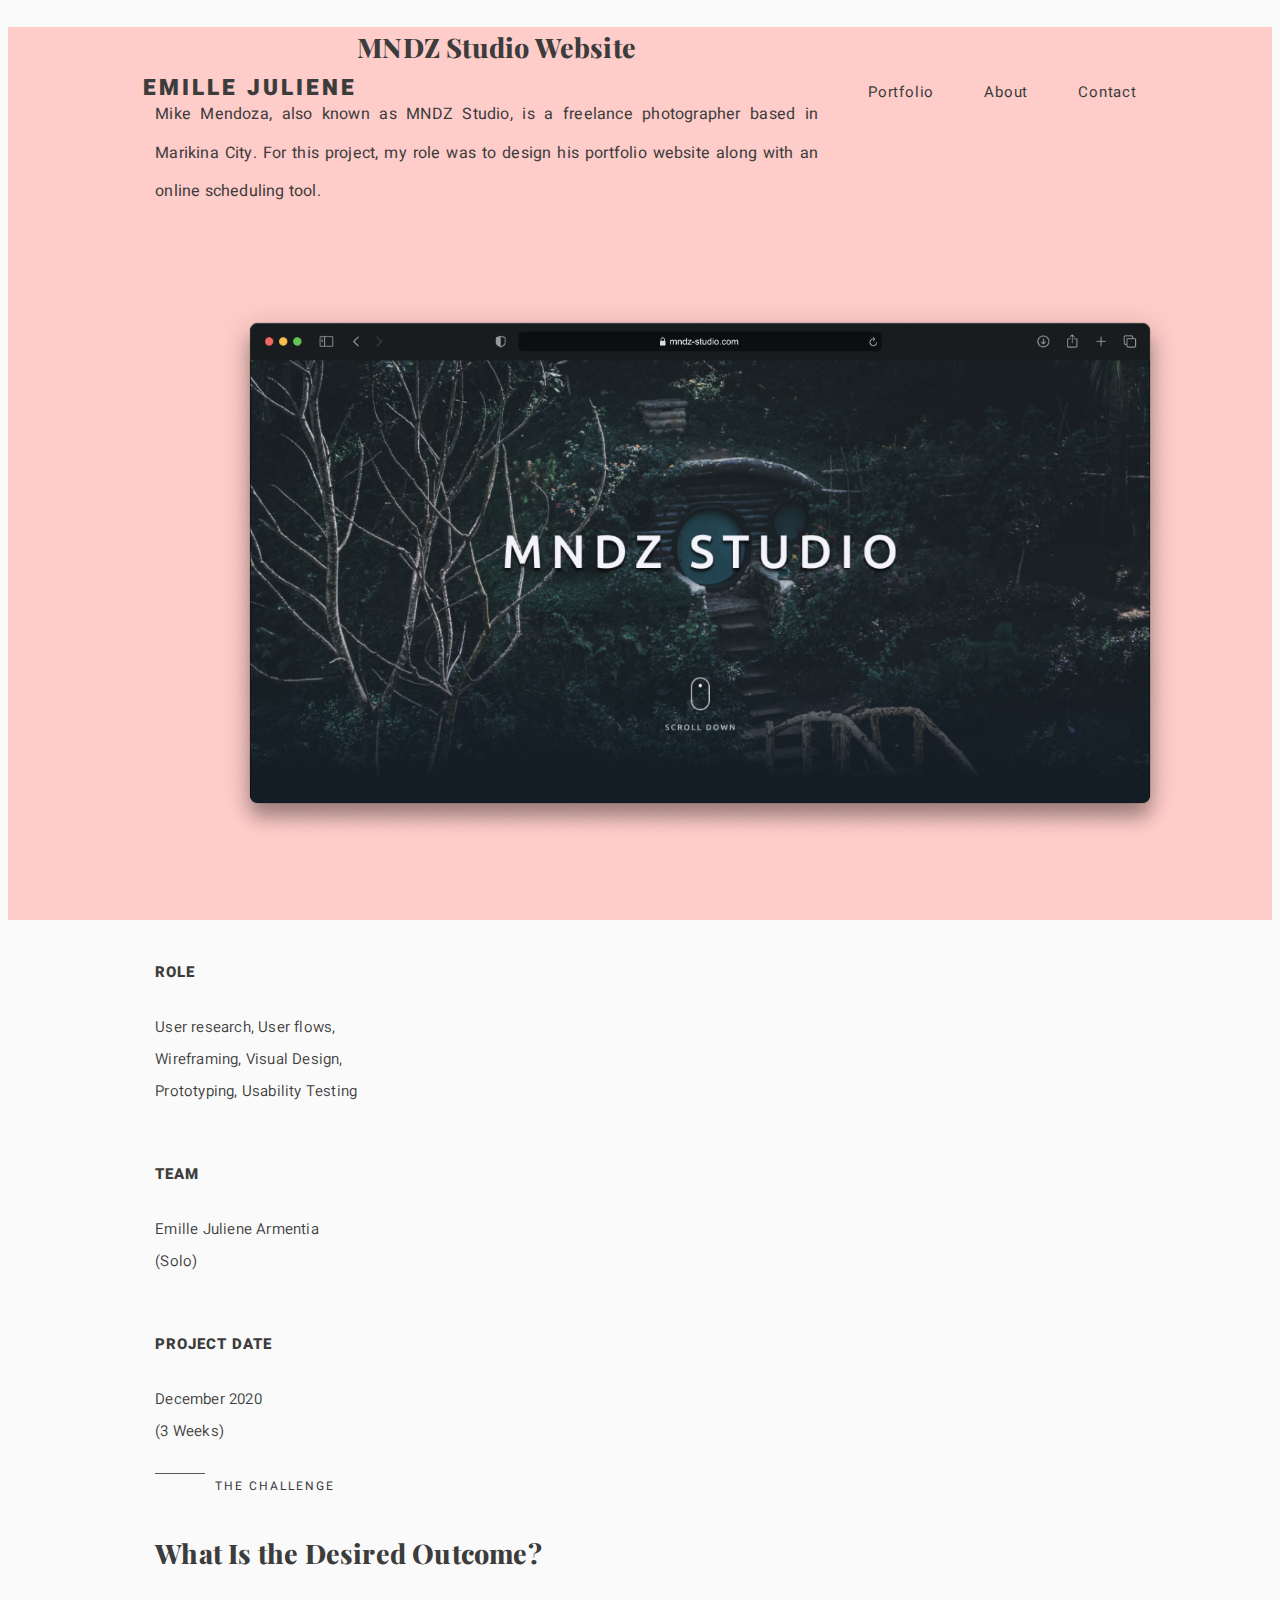
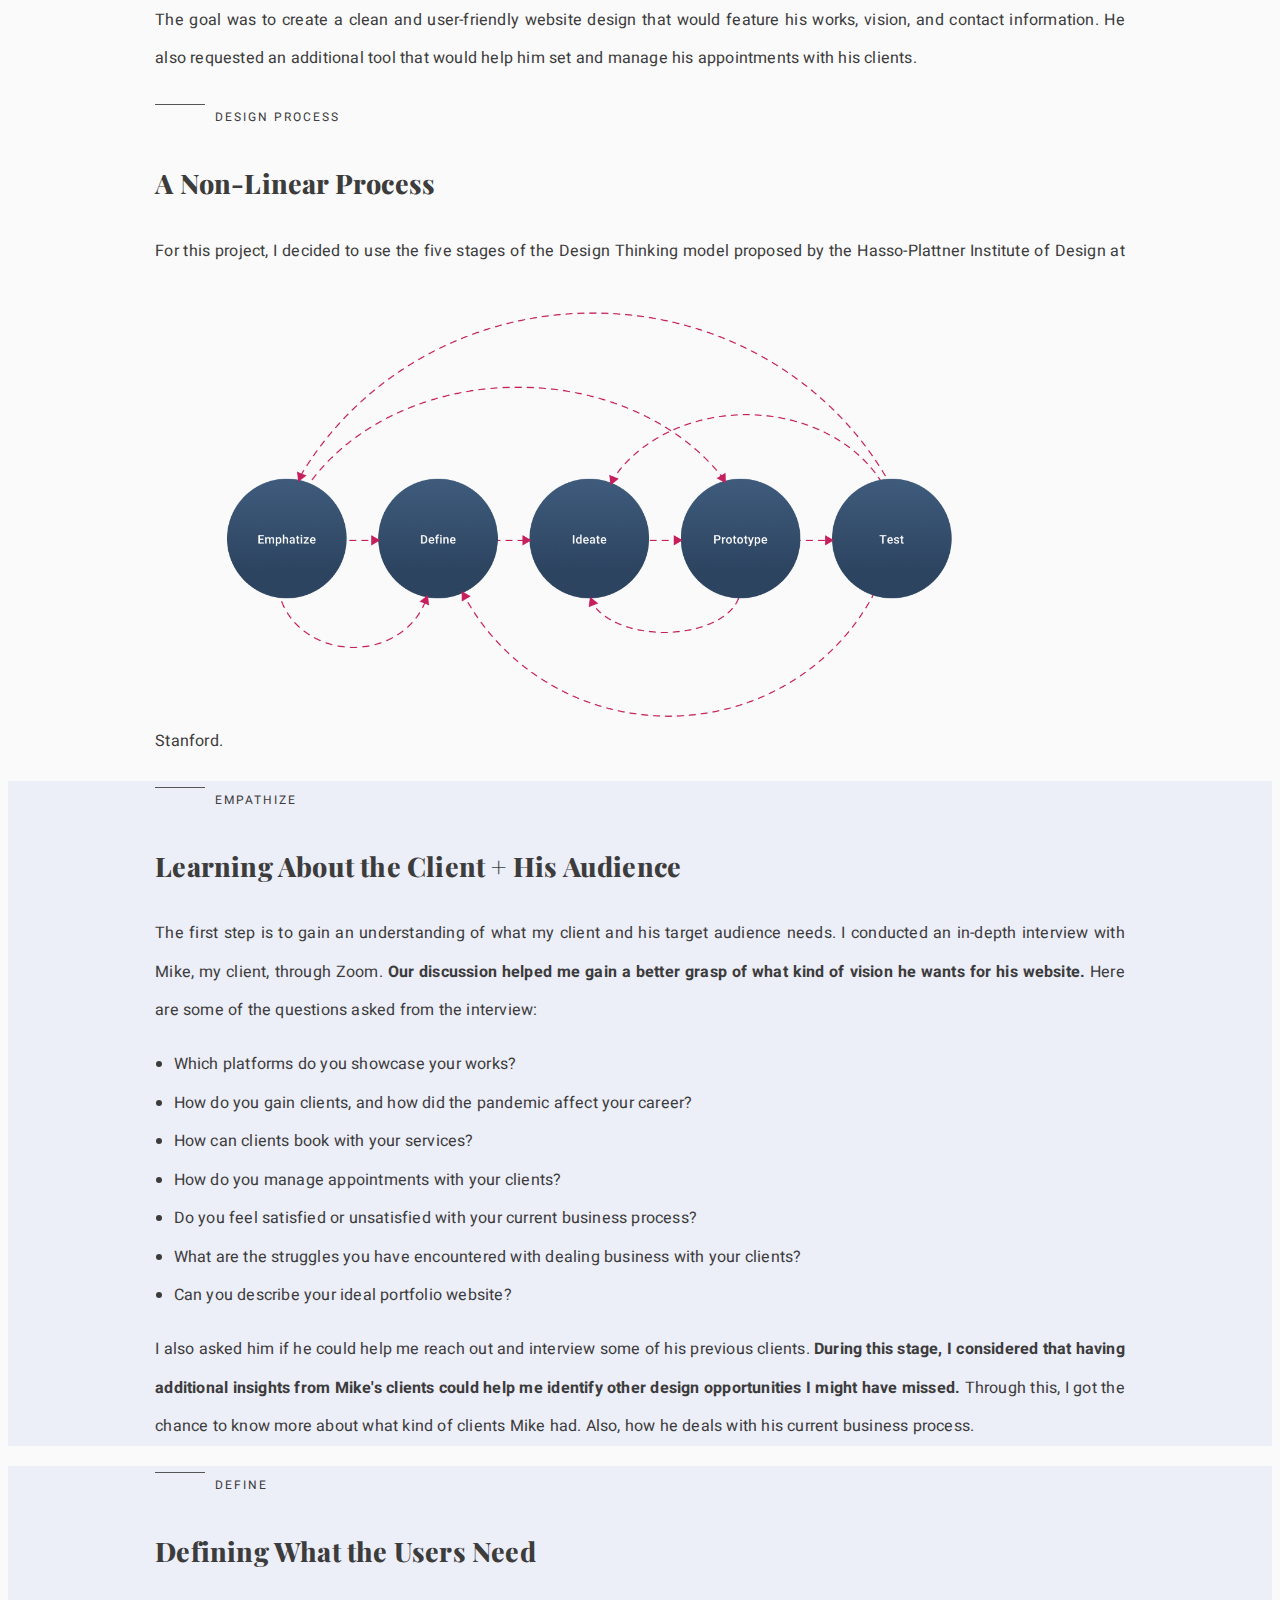
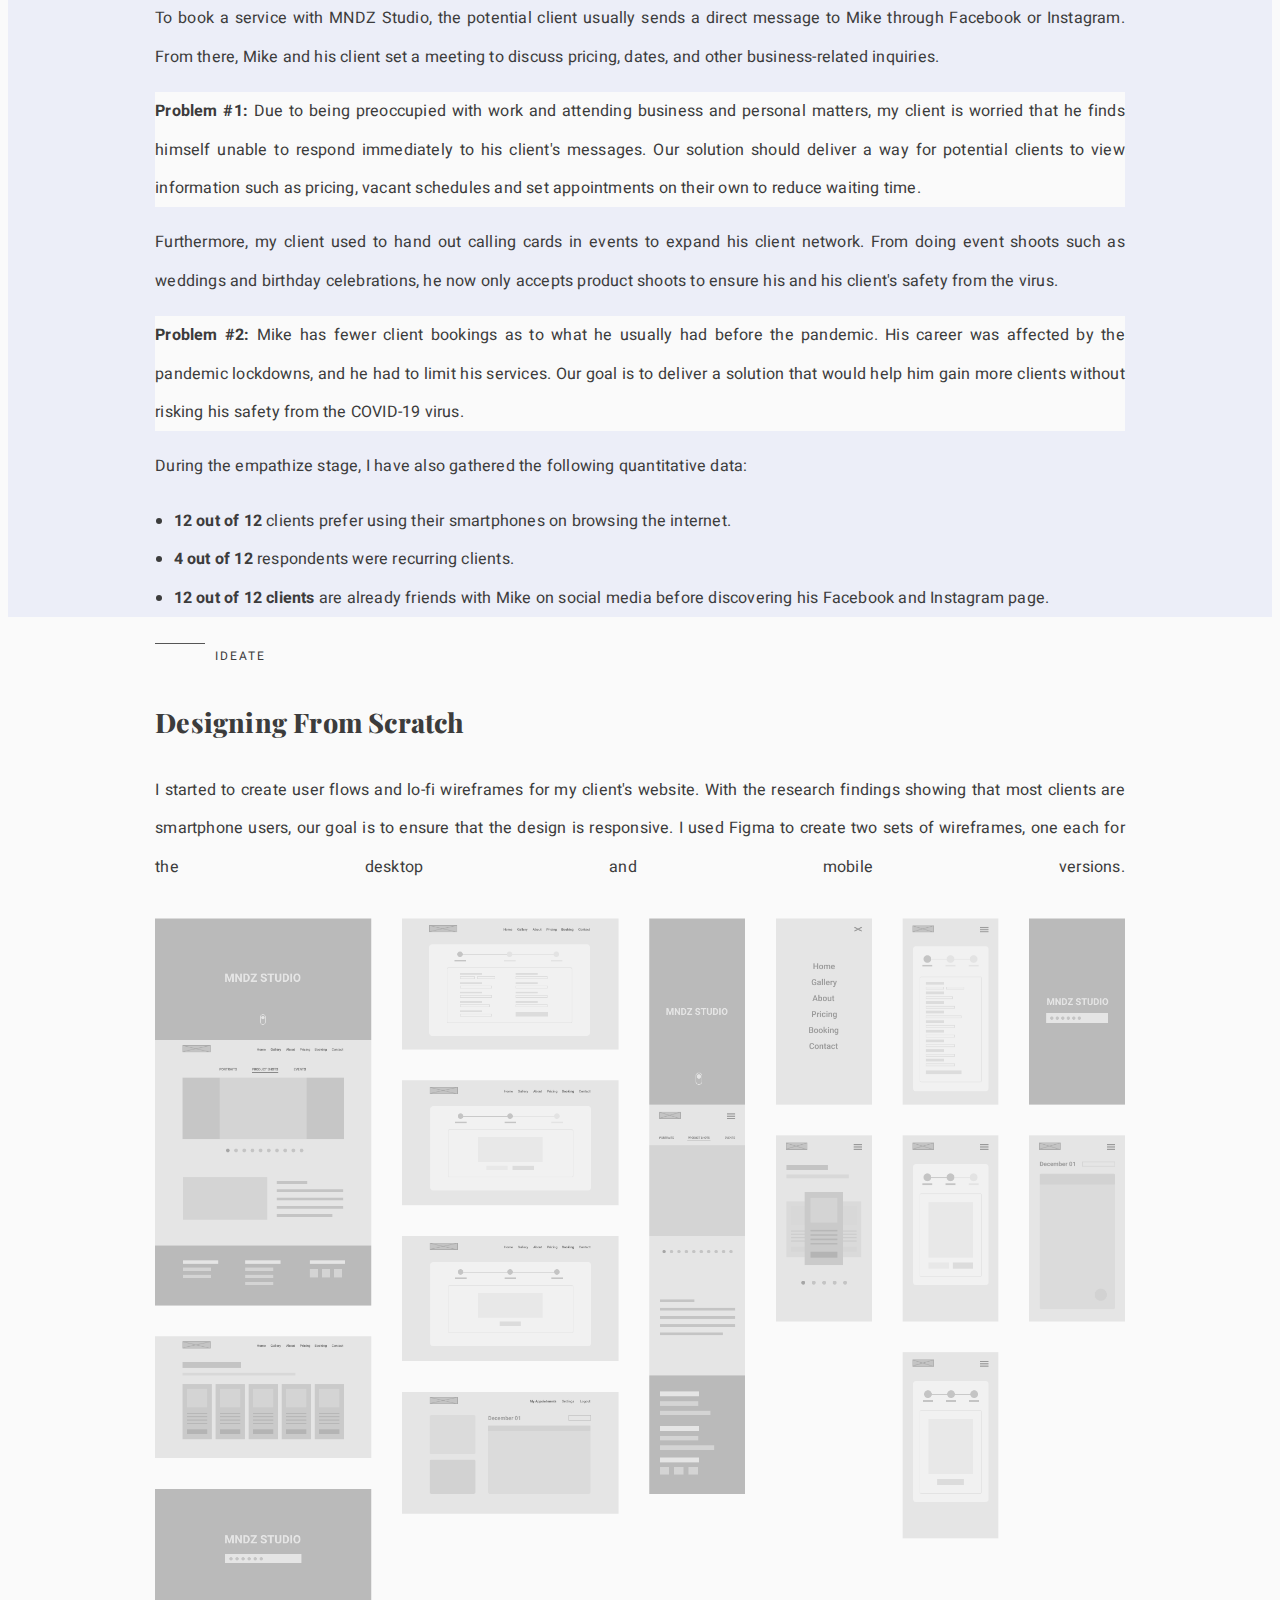
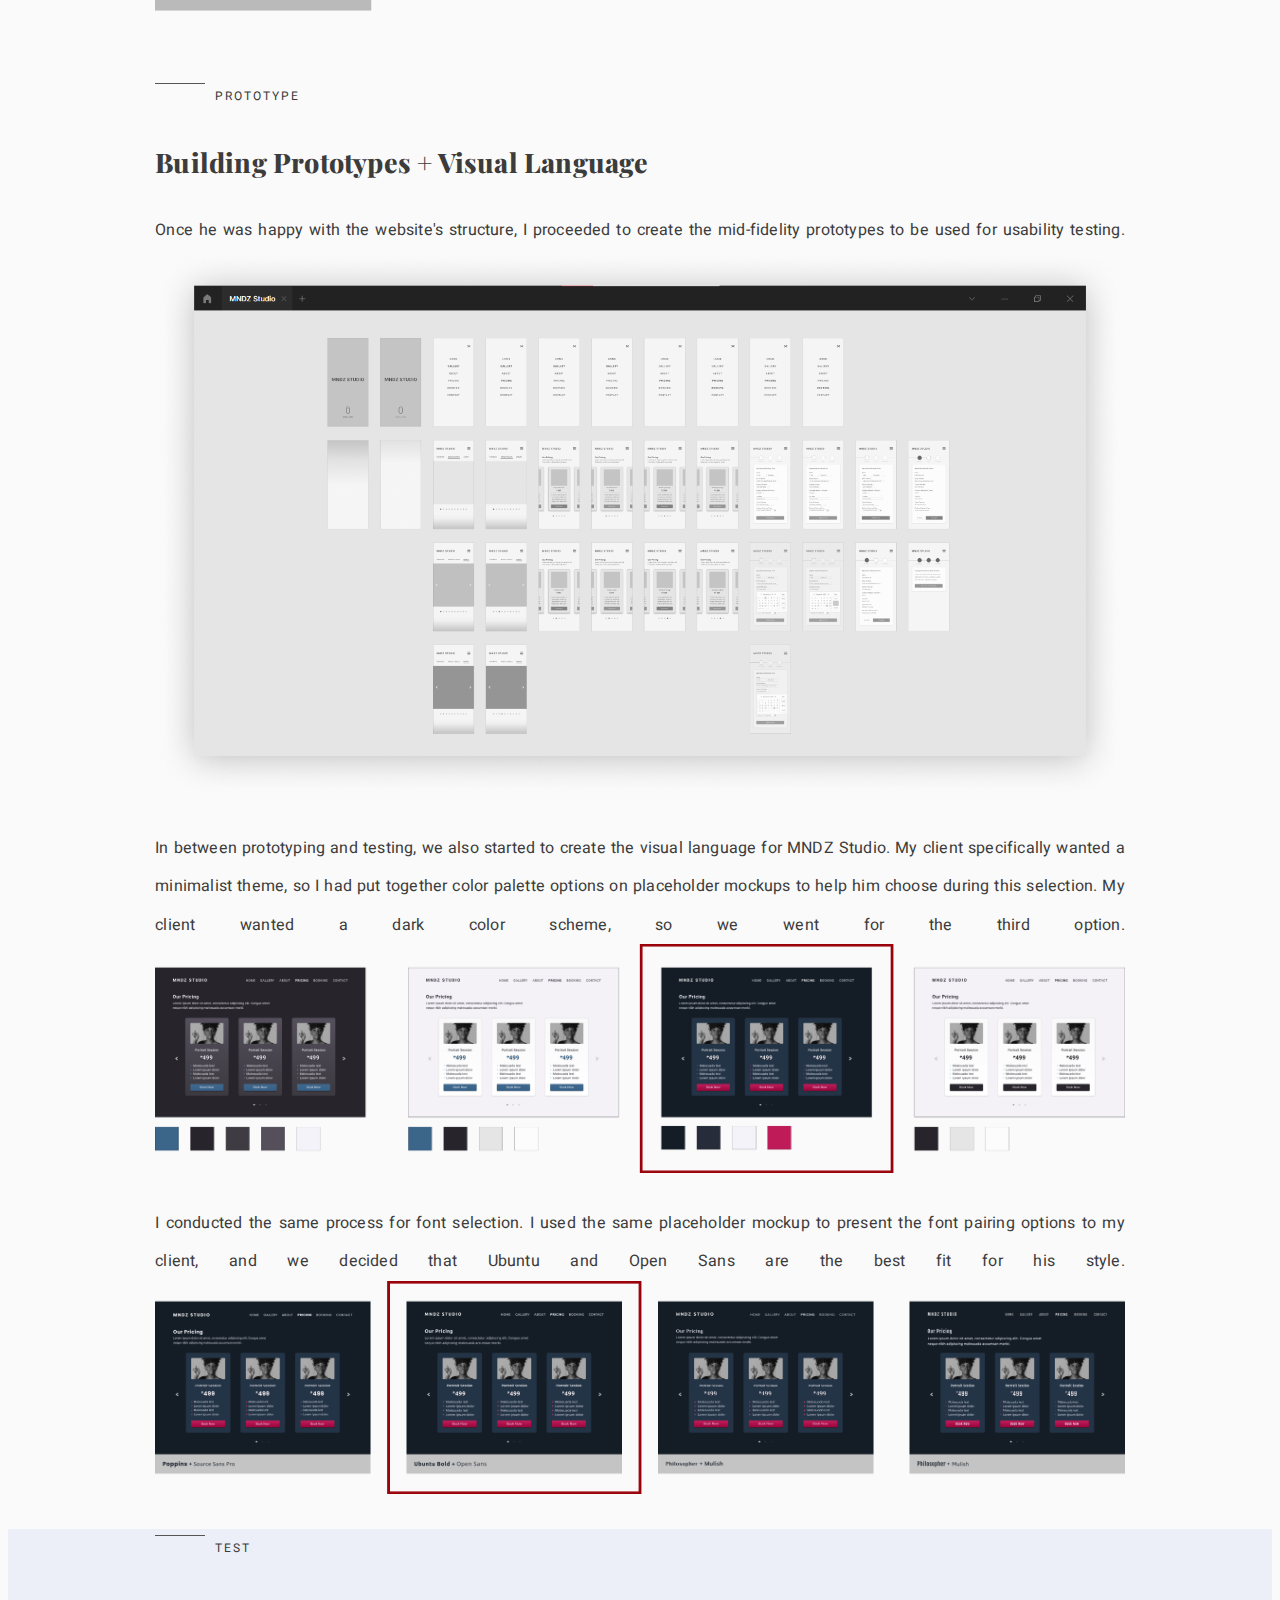
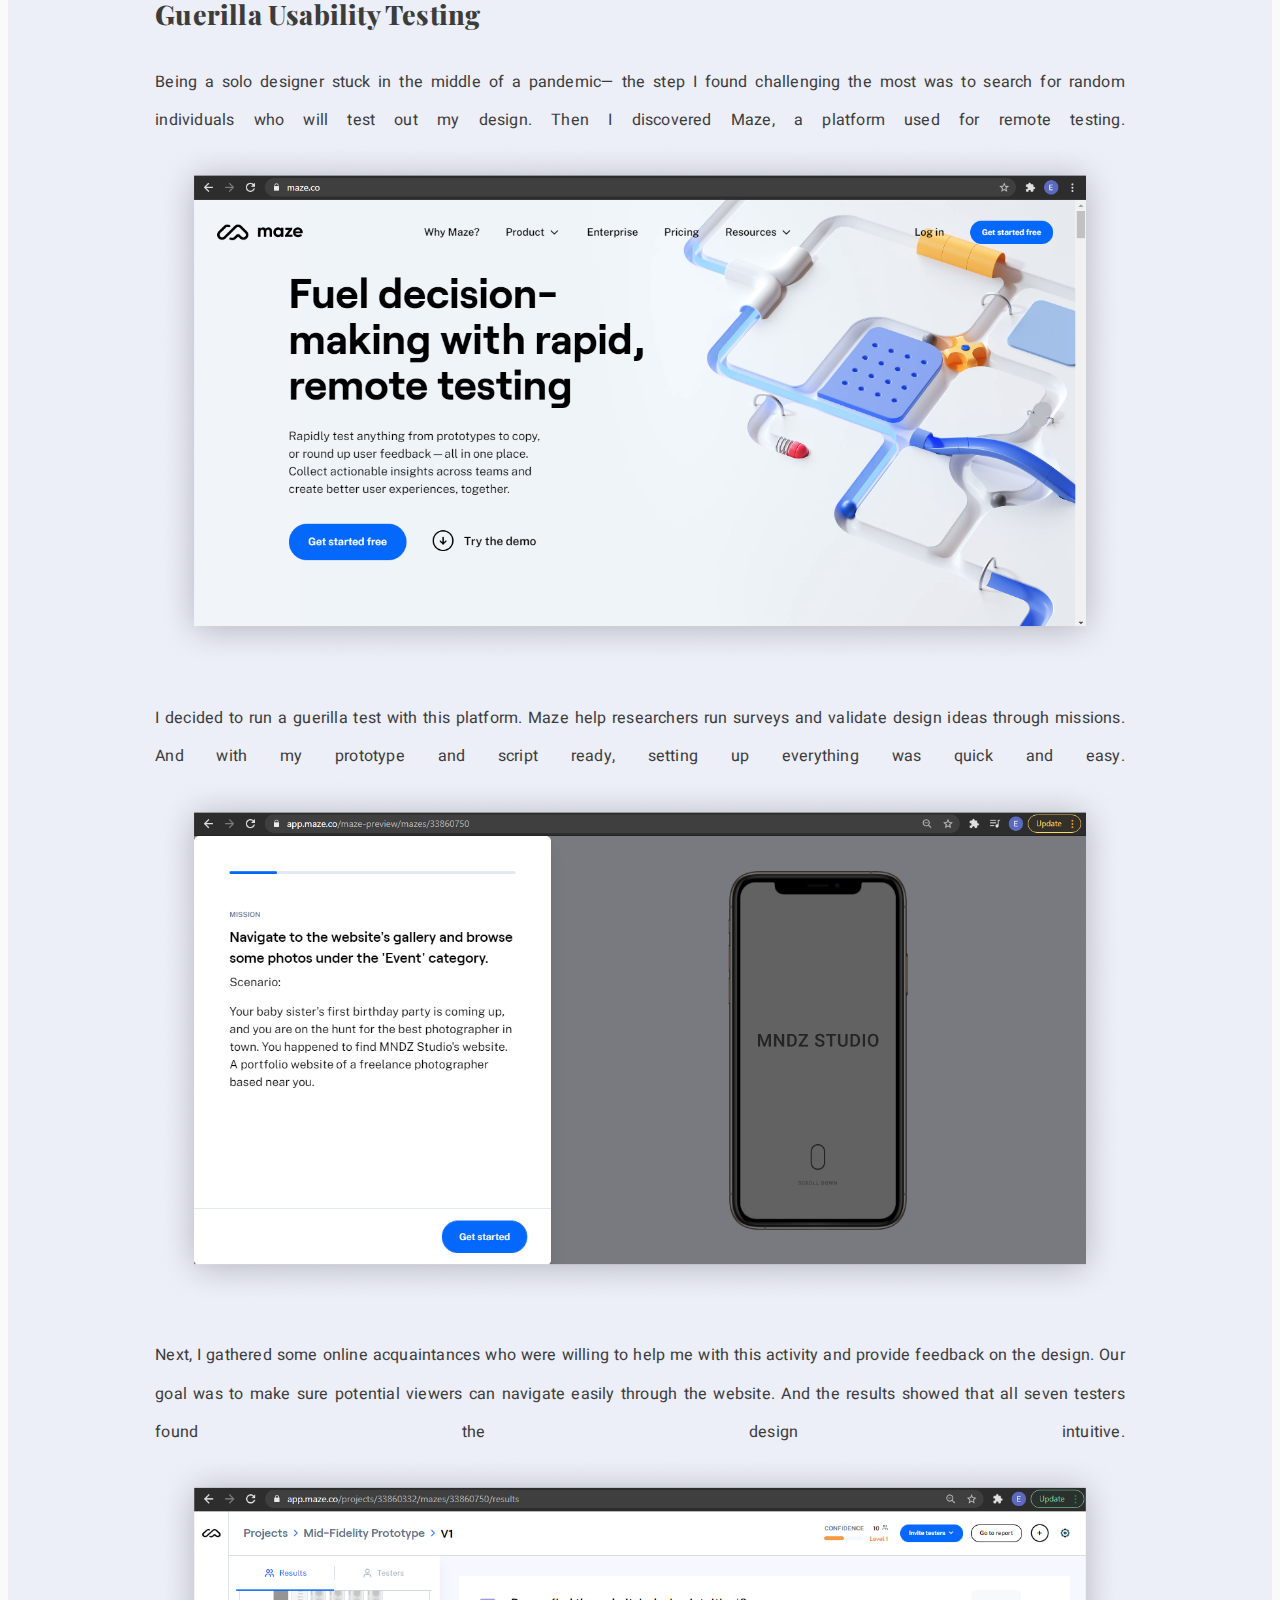
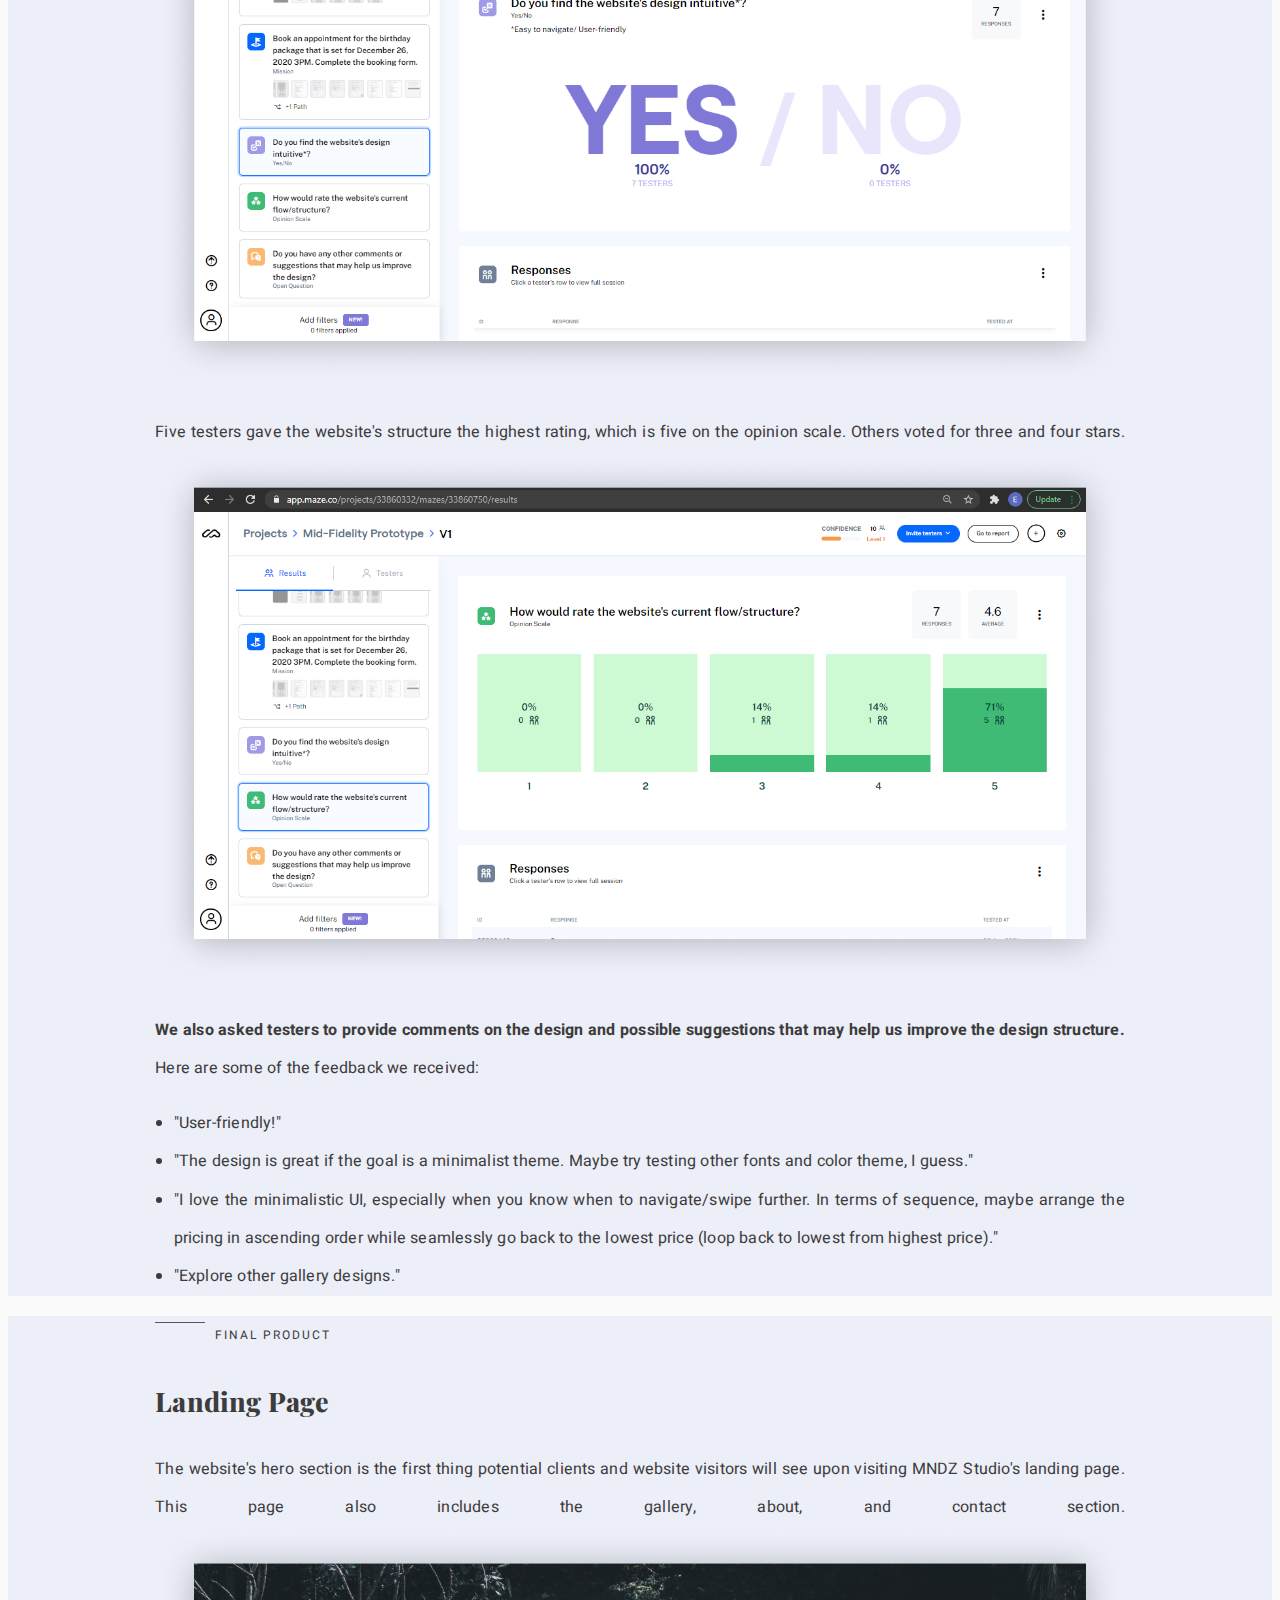
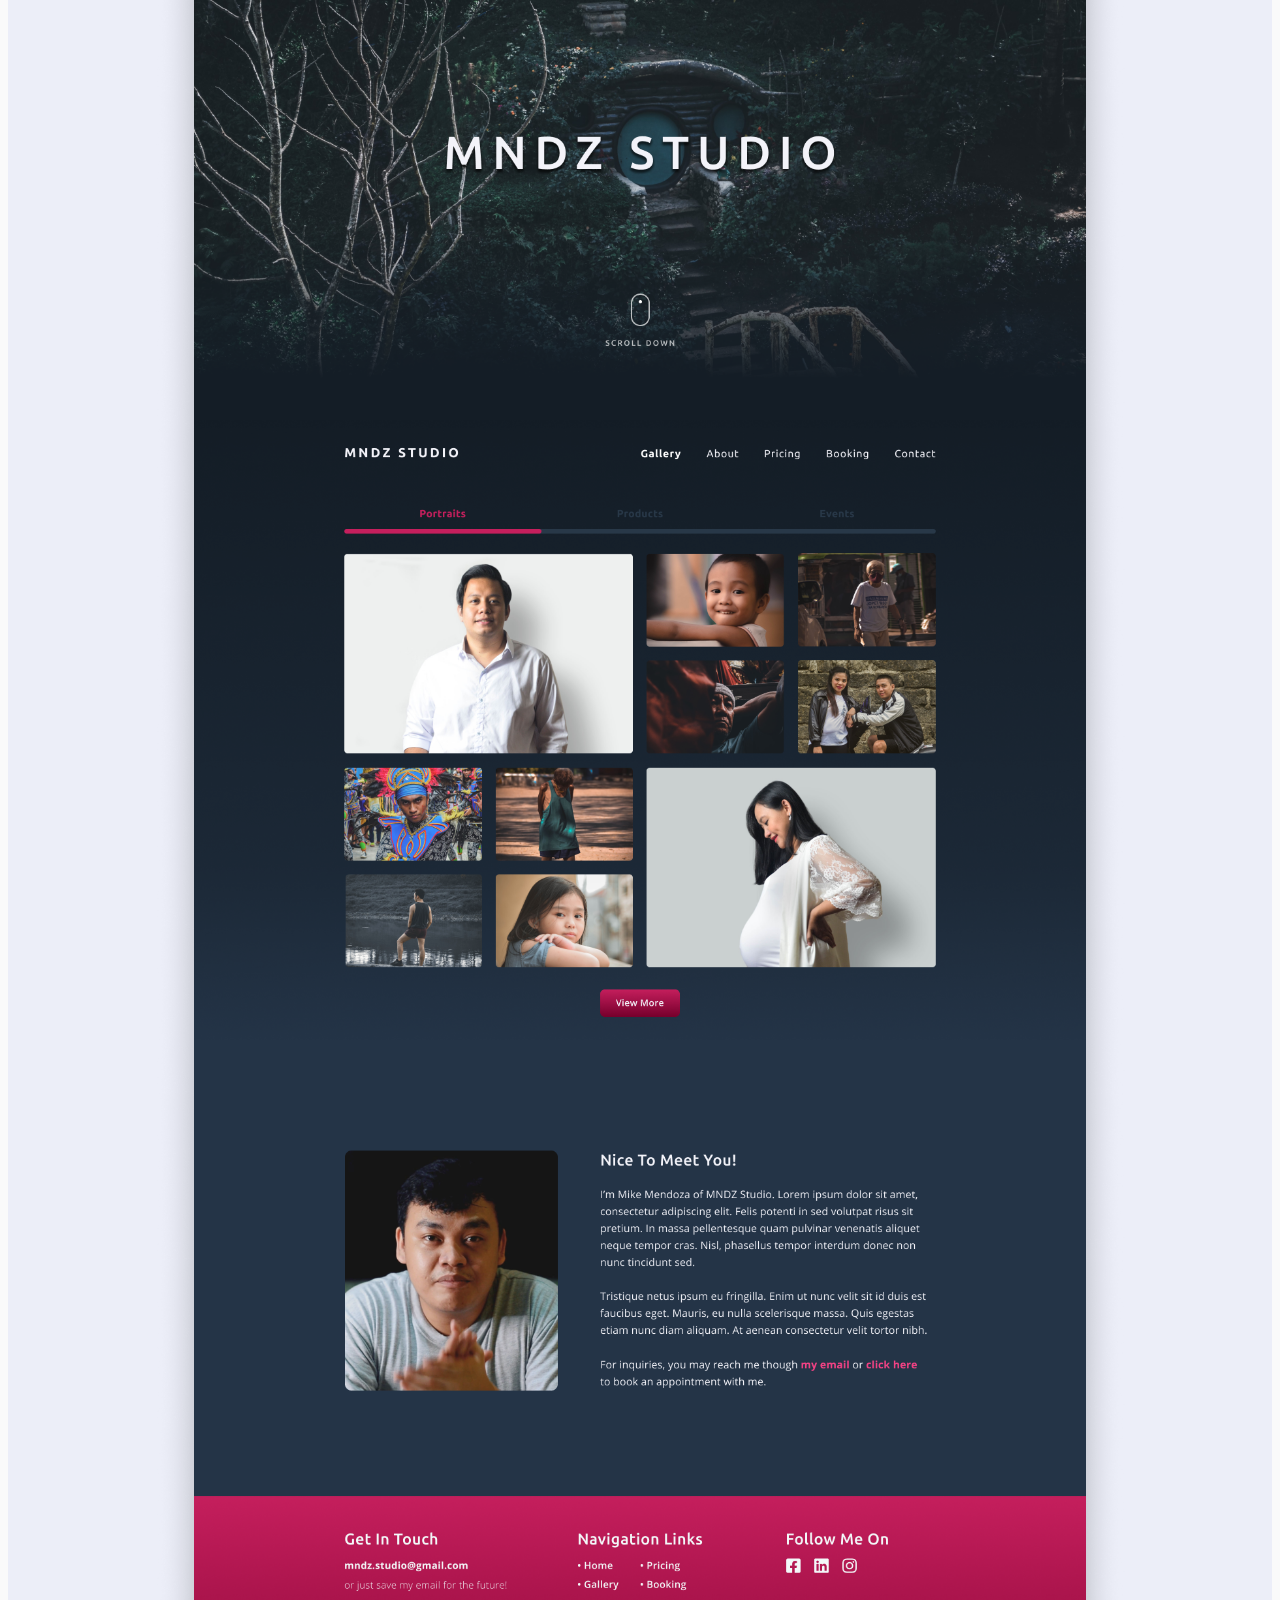
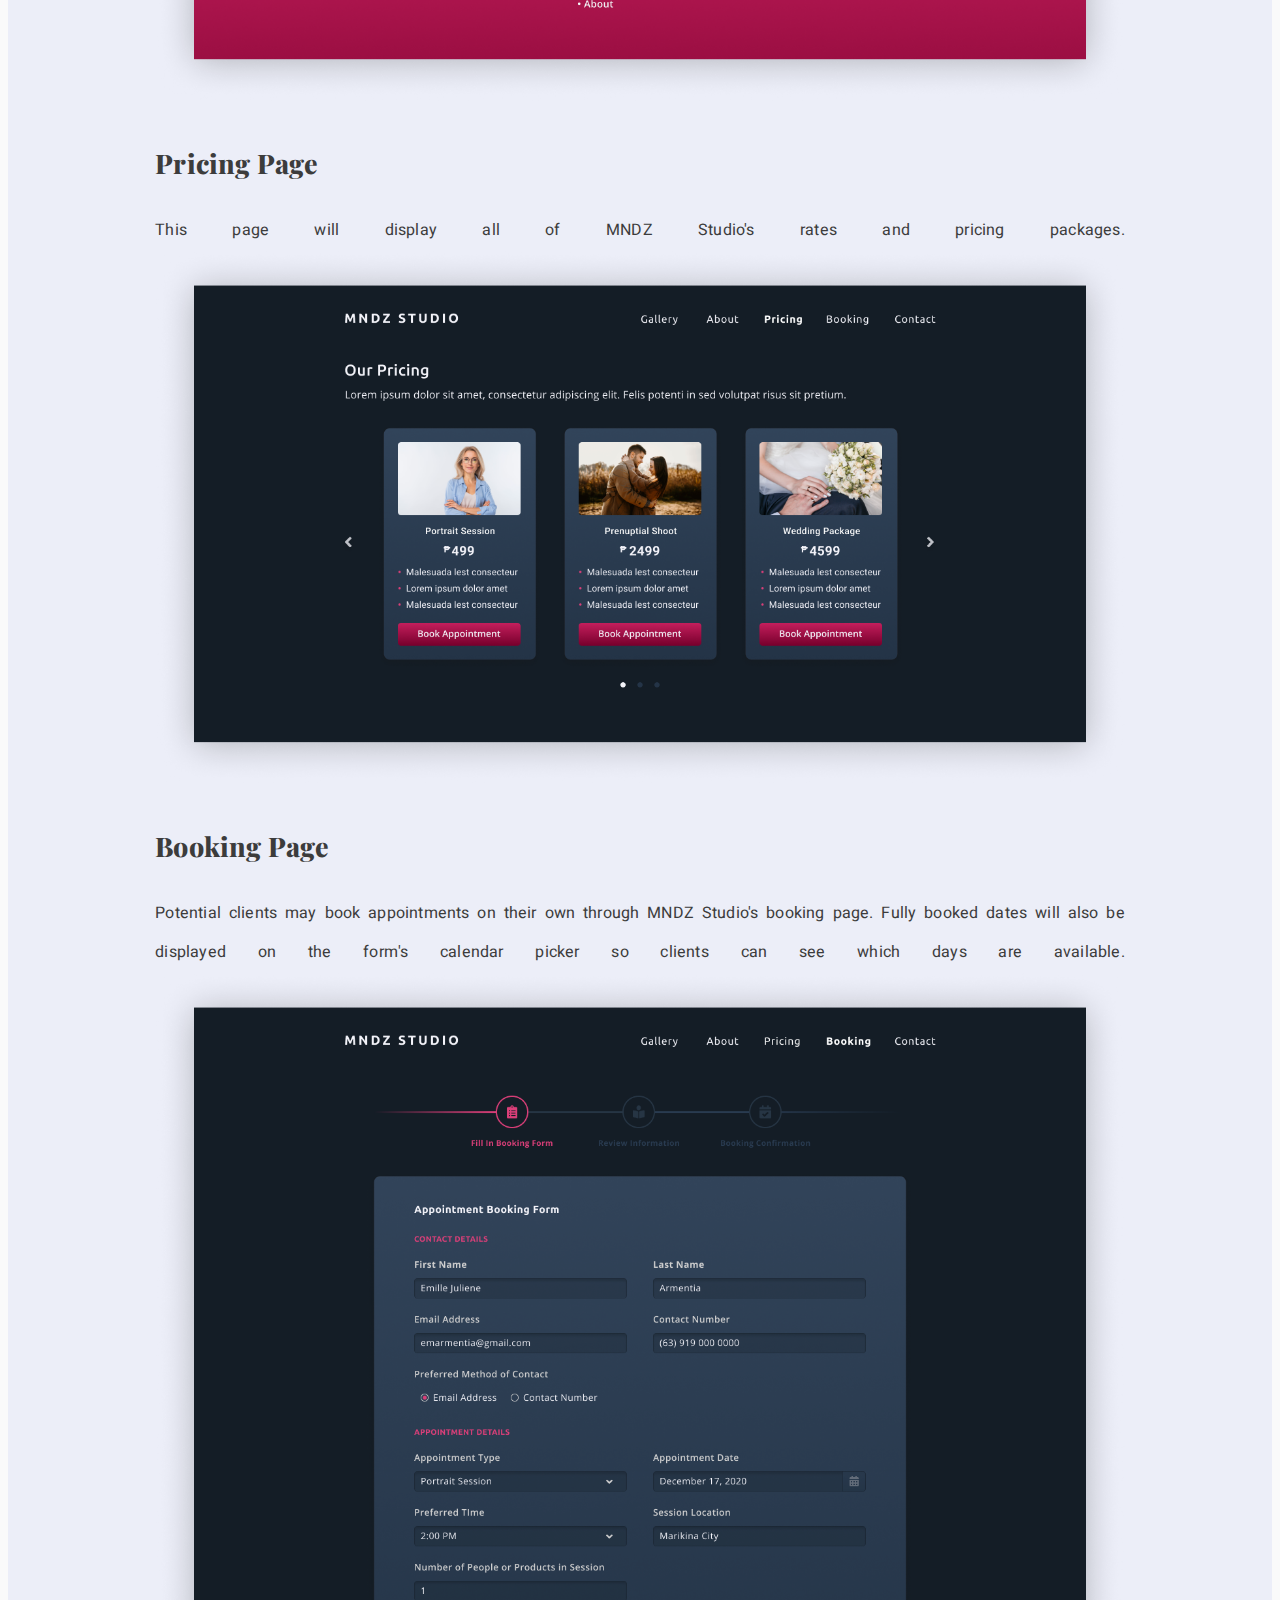
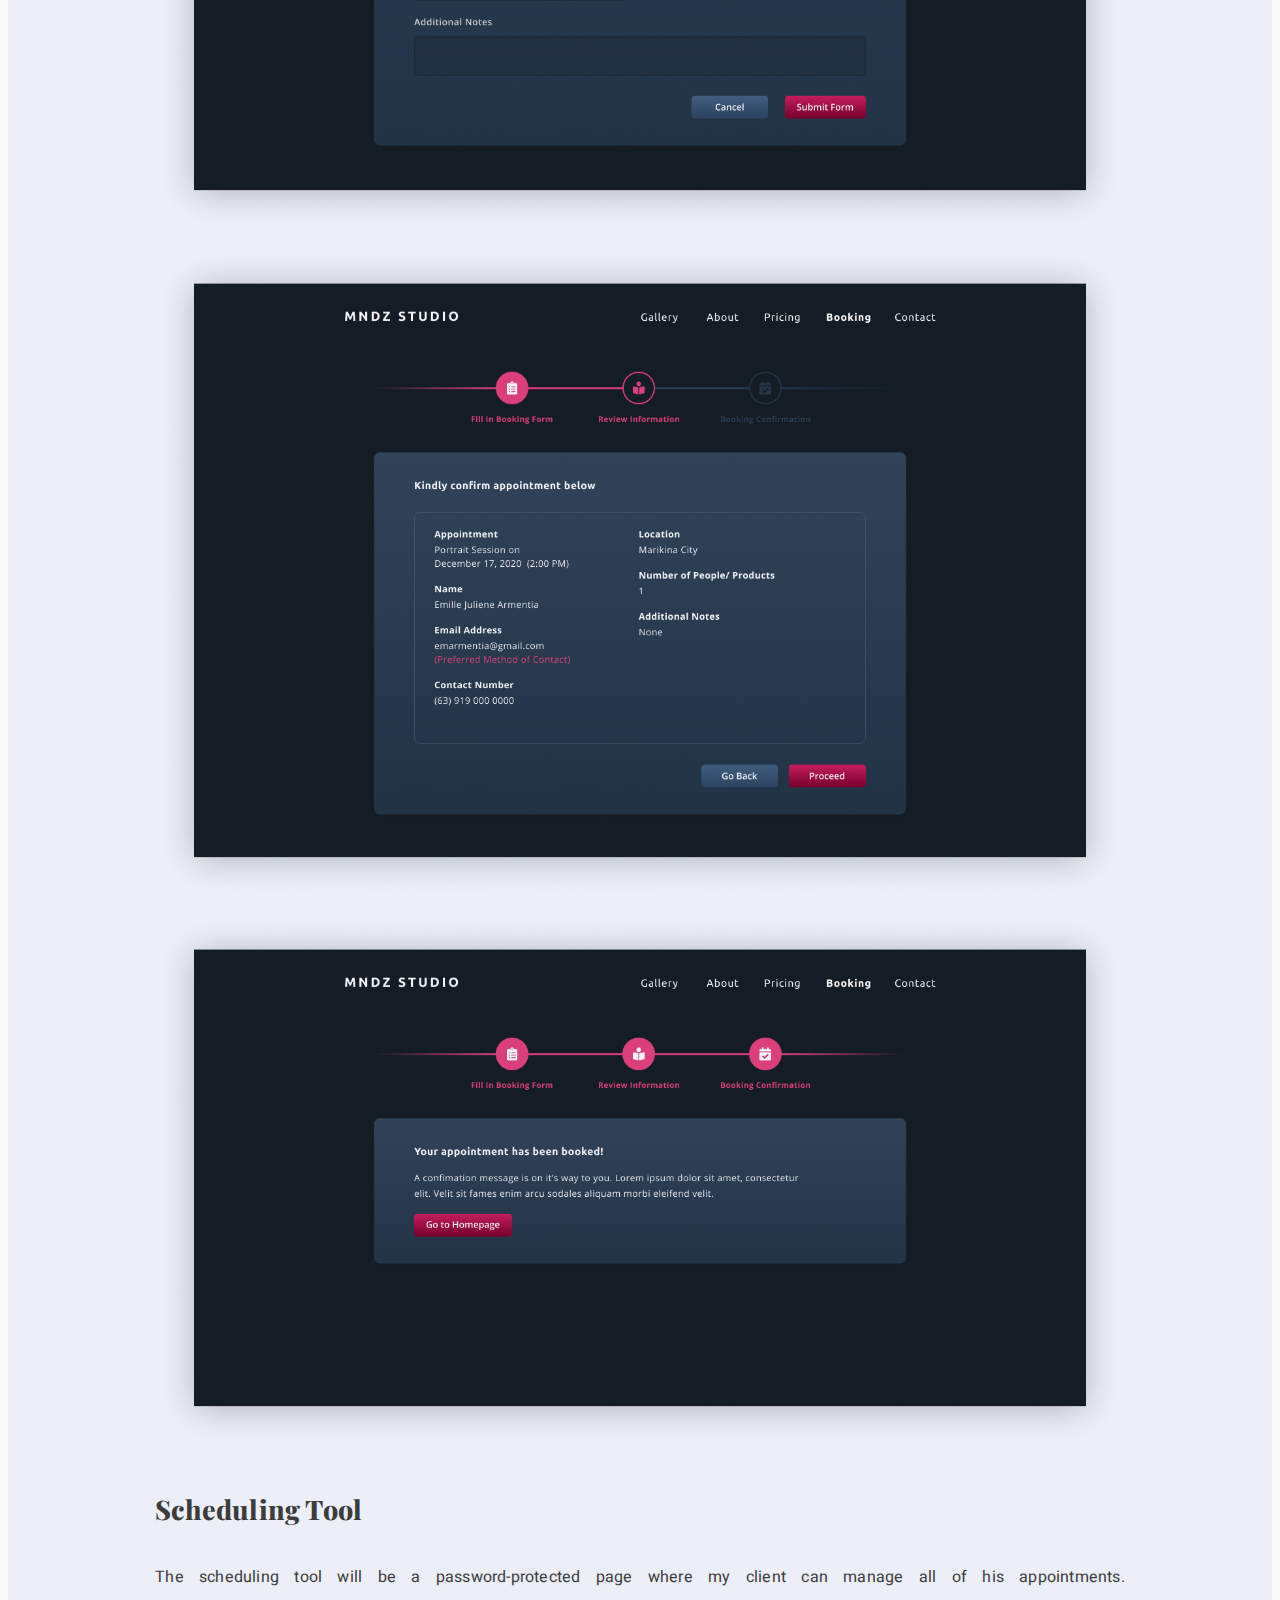
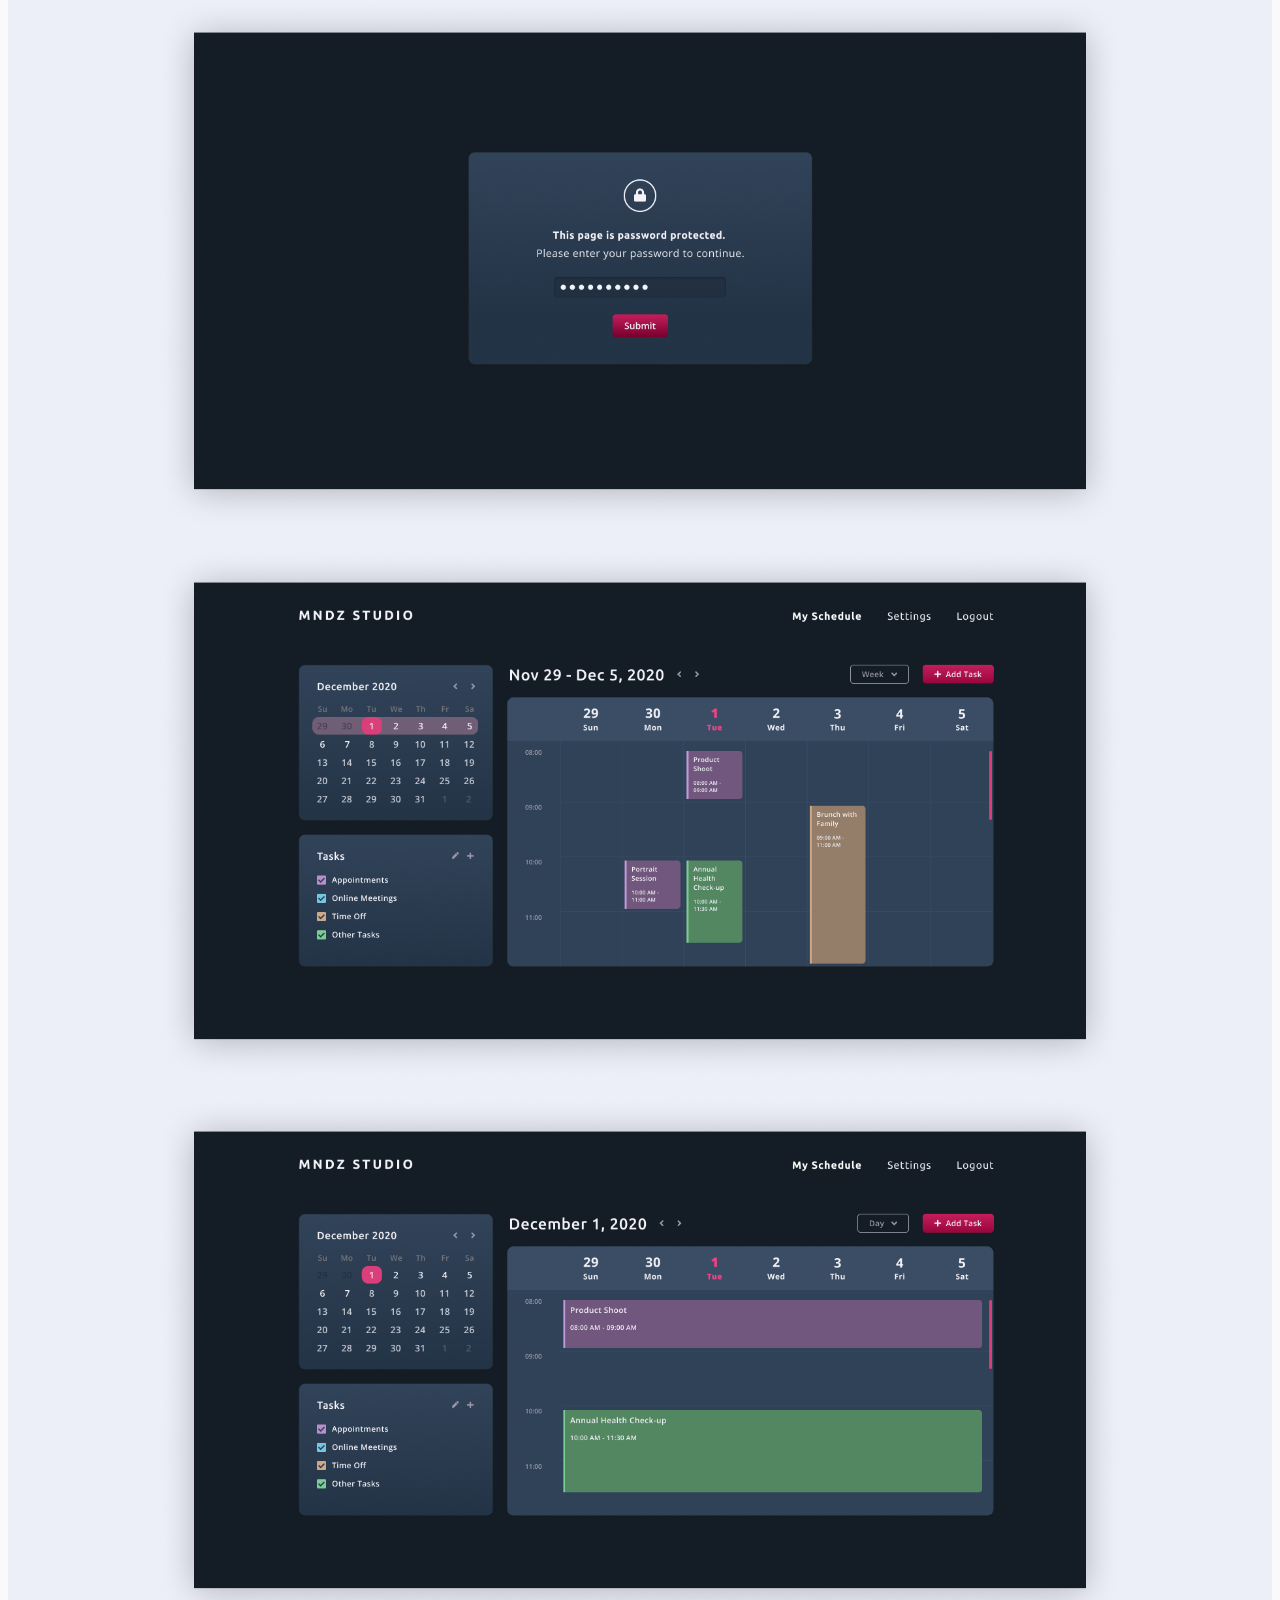
<file: mndz-studio.html>
<!-- Hello, thanks for viewing! For work or collaborations, you may email me at emillejuliene@gmail.com. 😊 -->

<!doctype html>
<html lang="en">

<head>
    <!-- Required meta tags -->
    <meta charset="utf-8">
    <meta name="viewport" content="width=device-width, initial-scale=1">

    <!-- Bootstrap CSS -->
    <link href="https://cdn.jsdelivr.net/npm/bootstrap@5.0.0-beta1/dist/css/bootstrap.min.css" rel="stylesheet"
        integrity="sha384-giJF6kkoqNQ00vy+HMDP7azOuL0xtbfIcaT9wjKHr8RbDVddVHyTfAAsrekwKmP1" crossorigin="anonymous">

    <!-- FontAwesome Icons -->
    <link rel="stylesheet" href="https://use.fontawesome.com/releases/v5.15.2/css/all.css"
        integrity="sha384-vSIIfh2YWi9wW0r9iZe7RJPrKwp6bG+s9QZMoITbCckVJqGCCRhc+ccxNcdpHuYu" crossorigin="anonymous">

    <!-- Custom CSS -->
    <link rel="stylesheet" href="main.css">

    <!-- Favicon -->

    <link rel="apple-touch-icon" sizes="180x180" href="assets/img/apple-touch-icon.png">
    <link rel="icon" type="image/png" sizes="32x32" href="assets/img/favicon-32x32.png">
    <link rel="icon" type="image/png" sizes="16x16" href="assets/img/favicon-16x16.png">
    <link rel="manifest" href="assets/img/site.webmanifest">

    <title>Emille Juliene Armentia</title>


</head>

<body>

    <!-- Navigation Menu -->
    <header class="container col-12">
        <div class="px-lg-5 px-md-3 px-2 border-x-menu">
            <div class="em-header em-logo">
                <a class="" href="index.html">EMILLE JULIENE</a>
            </div>
            <nav>
                <ul>
                    <li class="menu-toggle-exit">
                        <i class="fas fa-times"></i>
                    </li>
                    <li id="mndz-s">
                        <a class="toggle-exit" href="index.html#portfolio">Portfolio</a>
                    </li>
                    <li id="mndz-s">
                        <a class="toggle-exit" href="about-me.html">About</a>
                    </li>
                    <li id="mndz-s">
                        <a class="toggle-exit"
                            href="mailto:emillejuliene@gmail.com?subject=Hi Emille! I'd love to connect with you.">Contact</a>
                    </li>
                </ul>
            </nav>
            <div class="menu-toggle">
                <i class="fas fa-bars"></i>
            </div>
        </div>
    </header>

    <!-- Main Content-->
    <main class="cs-text">

        <!--Overview-->
        <section class="mndz">
            <div class="container px-4 border-x">
                <div class="row col-12">
                    <div class="col-xxl-6 col-lg-6 col-md-6 mt-5 mt-md-4 mt-lg-4 mt-xl-4 pt-md-4 pt-lg-5">
                        <h3 class="cs-header">MNDZ Studio Website</h3>
                        <p class="cs-text text-jstfy">Mike Mendoza, also known as MNDZ Studio, is a freelance
                            photographer
                            based in
                            Marikina City. For this project, my role was to design his portfolio website along with
                            an
                            online scheduling tool.</p>
                    </div>
                    <div class="col-lg-5 col-md-6 col-lg-6 col-xxl-6">
                        <img src="assets/img/MNDZ Studio Overview.png" class="imgs-fluid mx-auto d-block mndz-o" alt="">
                    </div>
                </div>
            </div>
        </section>


        <!--Roles-->
        <section>
            <div class="container px-4 border-x">
                <div class="row text-center border rounded my-5 mx-3 mx-md-1 py-4 px-3">
                    <div class="col-lg-4 my-2 my-role">
                        <h4 class="roles-hdr">ROLE</h4>
                        <ul class="roles">
                            <li>User research, User flows,</li>
                            <li>Wireframing, Visual Design,</li>
                            <li>Prototyping, Usability Testing</li>
                        </ul>
                    </div>
                    <div class="col-lg-4 my-2 my-role">
                        <h4 class="roles-hdr">TEAM</h4>
                        <ul class="roles">
                            <li>Emille Juliene Armentia</li>
                            <li>(Solo)</li>
                        </ul>
                    </div>
                    <div class="col-lg-4 my-2 my-role">
                        <h4 class="roles-hdr">PROJECT DATE</h4>
                        <p class="roles">December 2020 <br>(3 Weeks)</p>
                    </div>
                </div>
            </div>
        </section>

        <!--Challenge-->
        <section>
            <div class="container px-4 border-x">
                <div class="row pt-5 pb-2">
                    <h5 class="cs-h1">THE CHALLENGE</h5>
                    <div class="col-lg-12">
                        <h3 class="cs-header pt-3">What Is the Desired Outcome?</h3>
                        <p class="text-jstfy">The goal was to create a clean and user-friendly website design that would
                            feature his
                            works,
                            vision, and contact information. He also requested an additional tool that would help
                            him
                            set and manage his appointments with his clients.</p>
                    </div>
                </div>
            </div>
        </section>

        <!--Design Process-->
        <section>
            <div class="container px-4 border-x">
                <div class="row pt-5 pb-3 pb-lg-4 pb-xl-5">
                    <h5 class="cs-h1">DESIGN PROCESS</h5>
                    <h3 class="cs-header pt-3">A Non-Linear Process</h3>
                    <p class="text-jstfy">For this project, I decided to use the five stages of the Design Thinking
                        model
                        proposed by the Hasso-Plattner Institute of Design at Stanford.
                        <img src="assets/img/DT Model.png"
                            class="imgs-fluid mx-auto d-block imgs-resize2 pt-2 pt-md-3 pb-md-1" alt="">
                    </p>
                </div>
            </div>
        </section>

        <!--Emphatize-->
        <section class="ff-cs2">
            <div class="container px-4 border-x">
                <div class="row pt-5">
                    <h5 class="cs-h1">EMPATHIZE</h5>
                    <h3 class="cs-header pt-3"> Learning About the Client + His Audience
                    </h3>
                    <p class="text-jstfy">The first step is to gain an understanding of what my client and his target
                        audience needs. I
                        conducted an in-depth interview with Mike, my client, through Zoom. <strong> Our discussion
                            helped me
                            gain a better grasp of what kind of vision he wants for his website.</strong> Here are
                        some
                        of the
                        questions asked from the interview:</p>
                    <ul class="list-in">
                        <li>Which platforms do you showcase your works?</li>
                        <li class="text-jstfy pt-1">How do you gain clients, and how did the pandemic affect your
                            career?</li>
                        <li class="text-jstfy pt-1">How can clients book with your services?</li>
                        <li class="text-jstfy pt-1">How do you manage appointments with your clients?</li>
                        <li class="text-jstfy pt-1">Do you feel satisfied or unsatisfied
                            with your current business process?</li>
                        <li class="text-jstfy pt-1">What are the struggles you have encountered with dealing business
                            with your
                            clients?
                        </li>
                        <li class=" text-jstfy pt-1">Can you describe your ideal portfolio website?</li>
                    </ul>
                    <p class="text-jstfy">I also asked him if he could help me reach out and interview some of his
                        previous clients.
                        <strong>During this stage, I considered that having additional insights from Mike's clients
                            could
                            help me identify other design opportunities I might have missed.</strong> Through this,
                        I
                        got the
                        chance to know more about what kind of clients Mike had. Also, how he deals with his current
                        business process.
                    </p>
                </div>

            </div>
        </section>

        <!--Define-->
        <section class="ff-cs2 cs-text">
            <div class="container px-4 border-x">
                <div class="row py-5">
                    <h5 class="cs-h1">DEFINE</h5>
                    <h3 class="cs-header pt-3">Defining What the Users Need</h3>
                    <div class=col-lg-12>
                        <p class="text-jstfy">To book a service with MNDZ Studio, the potential client usually sends a
                            direct message
                            to
                            Mike through Facebook or Instagram. From there, Mike and his client set a meeting to
                            discuss
                            pricing, dates, and other business-related inquiries.
                        </p>
                        <p class="border rounded p-4 prob text-jstfy mt-1 mb-4"><strong>Problem #1:</strong> Due to
                            being
                            preoccupied
                            with work and attending business and
                            personal
                            matters,
                            my client is worried that he finds himself unable to respond immediately to his client's
                            messages. Our solution should deliver a way for potential clients to view information
                            such
                            as pricing, vacant schedules and set appointments on their own to reduce waiting
                            time.</p>
                        <p class="text-jstfy">Furthermore, my client used to hand out calling cards in events to expand
                            his client
                            network.
                            From doing event shoots such as weddings and birthday celebrations, he now only accepts
                            product shoots to ensure his and his client's safety from the virus.</p>
                        <p class="border rounded p-4 prob text-jstfy mt-1 mb-4"><strong>Problem #2:</strong> Mike has
                            fewer client
                            bookings as to what he usually had
                            before the
                            pandemic. His
                            career was affected by the pandemic lockdowns, and he had to limit his services. Our
                            goal is
                            to deliver a solution that would help him gain more clients without risking his safety
                            from
                            the COVID-19 virus.</p>
                    </div>
                    <p class="text-jstfy">During the empathize stage, I have also gathered the following quantitative
                        data:</p>
                    <ul class="list-in">
                        <li class="text-jstfy"><strong>12 out of 12</strong> clients prefer using their smartphones on
                            browsing the
                            internet. </li>
                        <li class="text-jstfy pt-1"><strong>4 out of 12</strong> respondents were recurring clients.
                        </li>
                        <li class="text-jstfy pt-1"><strong>12 out of 12 clients</strong> are already friends with Mike
                            on
                            social
                            media before discovering
                            his Facebook and Instagram page.</li>
                    </ul>

                </div>
            </div>
        </section>

        <!--Ideation-->
        <section>
            <div class="container px-4 border-x">
                <div class="row pt-5 pb-2">
                    <h5 class="cs-h1">IDEATE</h5>
                    <h3 class="cs-header pt-3">Designing From Scratch</h3>
                    <p class="text-jstfy">I started to create user flows and lo-fi wireframes for my client's website.
                        With the
                        research
                        findings showing that most clients are smartphone users, our goal is to ensure that the
                        design
                        is responsive. I used Figma to create two sets of wireframes, one each for the desktop and
                        mobile versions.
                        <img src="assets/img/LF Wireframe.png" class="imgs-fluid mx-auto d-block pt-3 pt-md-3 pt-xl-2"
                            alt="">
                    </p>
                </div>
            </div>
        </section>

        <!--Visual Language-->
        <section>
            <div class="container px-4 border-x">
                <div class="row py-5">
                    <h5 class="cs-h1">PROTOTYPE</h5>
                    <h3 class="cs-header pt-3">Building Prototypes + Visual Language</h3>
                    <p class="text-jstfy">Once he was happy with the website's structure, I proceeded to create the
                        mid-fidelity
                        prototypes
                        to be used for usability testing.
                        <img src="assets/img/MF Prototype.png"
                            class="imgs-fluid mx-auto d-block pt-4 pb-3 pt-xl-4 pb-xl-4" alt="">
                    </p>

                    <p class="text-jstfy">In between prototyping and testing, we also started to create the visual
                        language for MNDZ
                        Studio. My client specifically wanted a minimalist theme, so I had put together color
                        palette
                        options on placeholder mockups to help him choose during this selection. My client wanted a
                        dark
                        color scheme, so we went for the third option.
                        <img src="assets/img/Color Palette.png"
                            class="imgs-fluid mx-auto d-block pt-4 pb-3 pt-md-3 pb-xl-4 pt-xl-4" alt="">
                    </p>
                    <p class="text-jstfy">I conducted the same process for font selection. I used the same placeholder
                        mockup to
                        present
                        the font pairing options to my client, and we decided that Ubuntu and Open Sans are the best
                        fit
                        for his style.
                        <img src="assets/img/Font Pairings.png"
                            class="imgs-fluid mx-auto d-block pt-4 pt-md-3 pt-xl-4 pb-xl-4" alt="">
                    </p>

                </div>
            </div>
        </section>

        <!--Testing-->
        <section class="ff-cs2">
            <div class="container px-4 border-x">
                <div class="row pt-5 pb-3">
                    <h5 class="cs-h1">TEST</h5>
                    <h3 class="cs-header pt-3">Guerilla Usability Testing</h3>
                    <p class="text-jstfy">Being a solo designer stuck in the middle of a pandemic— the step I found
                        challenging the
                        most
                        was to search for random individuals who will test out my design. Then I discovered Maze, a
                        platform used for remote testing.
                        <img src="assets/img/Maze Home.png"
                            class="imgs-fluid mx-auto d-block pt-4 pb-3 pt-md-4 pt-xl-4 pb-xl-4" alt="">
                    </p>


                    <p class="text-jstfy">I decided to run a guerilla test with this platform. Maze help researchers run
                        surveys and
                        validate design ideas through missions. And with my prototype and script ready, setting up
                        everything was quick and easy.
                        <img src="assets/img/Maze.png" class="imgs-fluid mx-auto d-block pt-4 pb-3 pt-md-4 pb-xl-4"
                            alt="">
                    </p>

                    <p class="text-jstfy">Next, I gathered some online acquaintances who were willing to help me with
                        this activity and
                        provide feedback on the design. Our goal was to make sure potential viewers can navigate
                        easily
                        through the website. And the results showed that all seven testers found the design
                        intuitive.
                        <img src="assets/img/Maze Survey 1.png"
                            class="imgs-fluid mx-auto d-block pt-4 pb-3 pt-md-4 pb-xl-4" alt="">
                    </p>

                    <p class="text-jstfy">Five testers gave the website's structure the highest rating, which is five on
                        the opinion
                        scale.
                        Others voted for three and four stars.
                        <img src="assets/img/Maze Survey 2.png"
                            class="imgs-fluid mx-auto d-block pt-4 pb-3 pt-md-4 pb-xl-4" alt="">
                    </p>

                    <p class="text-jstfy"><strong>We also asked testers to provide comments on the design and possible
                            suggestions that
                            may help us
                            improve the design structure.</strong> Here are some of the feedback we received:</p>
                    <ul class="list-in">
                        <li>"User-friendly!"</li>
                        <li class="text-jstfy pt-1">"The design is great if the goal is a minimalist theme. Maybe try
                            testing
                            other
                            fonts and
                            color theme, I guess."</li>
                        <li class=" text-jstfy pt-1"> "I love the minimalistic UI, especially when you know when to
                            navigate/swipe
                            further. In
                            terms of sequence, maybe arrange the pricing in ascending order while seamlessly go back
                            to
                            the lowest price (loop back to lowest from highest price)."
                        </li>
                        <li class=" text-jstfy pt-1">"Explore other gallery designs."</li>
                    </ul>
                </div>
            </div>
        </section>

        <!--Prototype-->
        <section class="ff-cs2">
            <div class="container px-4 border-x">
                <div class="row py-5">
                    <h5 class="cs-h1">FINAL PRODUCT</h5>
                    <h3 class="cs-header pt-3">Landing Page</h3>
                    <p class="text-jstfy">The website's hero section is the first thing potential clients and website
                        visitors will see
                        upon visiting MNDZ Studio's landing page. This page also includes the gallery, about, and
                        contact section.
                        <img src="assets/img/Desktop - MNDZ Landing Page.png"
                            class="imgs-fluid mx-auto d-block pt-4 pb-2 pt-md-4" alt="">
                    </p>
                    <h3 class="cs-header pt-4">Pricing Page</h3>
                    <p class="text-jstfy">This page will display all of MNDZ Studio's rates and pricing packages.
                        <img src="assets/img/Desktop - MNDZ Pricing Page.png"
                            class="imgs-fluid mx-auto d-block pt-4 pb-2 pt-md-4" alt="">
                    </p>
                    <h3 class="cs-header pt-4">Booking Page</h3>
                    <p class="text-jstfy">Potential clients may book appointments on their own through MNDZ Studio's
                        booking page. Fully
                        booked dates will also be displayed on the form's calendar picker so clients can see which days
                        are available.
                        <img src="assets/img/Desktop - MNDZ B1 Page.png"
                            class="imgs-fluid mx-auto d-block pt-4 pb-2 pt-md-4" alt="">
                        <img src="assets/img/Desktop - MNDZ B2 Page.png"
                            class="imgs-fluid mx-auto d-block pt-2 pb-2 pt-md-2" alt="">
                        <img src="assets/img/Desktop - MNDZ B3 Page.png"
                            class="imgs-fluid mx-auto d-block pt-2 pb-2 pt-md-2" alt="">
                    </p>
                    <h3 class="cs-header pt-4">Scheduling Tool</h3>
                    <p class="text-jstfy">The scheduling tool will be a password-protected page where my client can
                        manage all of his
                        appointments.
                        <img src="assets/img/Desktop - MNDZ Login Page.png"
                            class="imgs-fluid mx-auto d-block pt-4 pb-2 pt-md-4" alt="">
                        <img src=" assets/img/Desktop - MNDZ S1 Page.png"
                            class="imgs-fluid mx-auto d-block pt-2 pb-2 pt-md-2" alt="">
                        <img src="assets/img/Desktop - MNDZ S2 Page.png"
                            class="imgs-fluid mx-auto d-block pt-2 pb-2 pt-md-2" alt="">

                    </p>
                    <h3 class="cs-header pt-4">Mobile Prototypes</h3>
                    <p class="text-jstfy">I also made the mobile versions of the high-fidelity prototypes so my client
                        can see how the
                        design will translate into mobile view.
                        <img src="assets/img/MNDZ Mobile Version.png"
                            class="imgs-fluid mx-auto d-block pt-4 pb-1 pt-md-4 pb-md-2" alt="">
                    </p>

                </div>
            </div>
        </section>

        <!--Outcomes-->
        <section>
            <div class="container border-x">
                <div class="row pt-5">
                    <h5 class="cs-h1">OUTCOME & TAKEAWAYS</h5>
                    <h3 class="cs-header pt-3">What I've Learned</h3>
                    <p class="text-jstfy">After doing a couple of design iterations based on the feedback, and the
                        visual language in place, I presented the final high-fidelity prototypes to my client and four
                        more respondents for usability testing. <strong> All testers were able to successfully navigate through the
                        portfolio website and scheduling tool's user interface. </strong> My client was happy and
                        satisfied with the design and will be pushing through its development sometime in 2021.
                    </p>
                    <p class="text-jstfy">From this project, I have learned that <strong> testing from the early stages
                            will save you a
                            lot
                            of time. </strong>
                        Unlike doing user-interface design right away, testing, then having to do numerous design
                        revisions, I focused on assessing the created user flows and initial prototypes first. Once
                        that's settled, it is much easier to get into the right visual direction of what your client
                        wants.</p>
                </div>
            </div>
        </section>

    </main>

    <!-- Contact -->
    <footer class="contact contact-spc">
        <div class="container text-center" id="contact">
            <p class="contact-spn">GET IN TOUCH</p>
            <p class="cs-text contact-desc">I'd love to chat about or play!</p>
            <a href="mailto:emillejuliene@gmail.com" class="contacts"><i class="fas fa-envelope-square"></i></a>
            <a href="https://www.linkedin.com/in/emille-juliene-armentia" class="contacts"><i
                    class="fab fa-linkedin"></i></a>
            <a href="https://dribbble.com/emillejuliene" class="contacts"><i class="fab fa-dribbble-square"></i></a>
        </div>
    </footer>


    <!-- Bootstrap Bundle with Popper -->
    <script src="https://cdn.jsdelivr.net/npm/bootstrap@5.0.0-beta1/dist/js/bootstrap.bundle.min.js"
        integrity="sha384-ygbV9kiqUc6oa4msXn9868pTtWMgiQaeYH7/t7LECLbyPA2x65Kgf80OJFdroafW"
        crossorigin="anonymous"></script>

    <!-- JQuery CDN-->
    <script src="https://code.jquery.com/jquery-3.6.0.js"></script>
    <script type="text/javascript">
        $(document).ready(function () {

            $('.menu-toggle').click(function () {
                $('header nav').toggleClass('active')
            });

            $('.menu-toggle-exit').click(function () {
                $('header nav').removeClass('active')
            });

            $('.toggle-exit').click(function () {
                $('header nav').removeClass('active')
            });

        })
    </script>
</body>

</html>
</file>
<file: main.css>
/* Hello, thanks for viewing! For work or collaborations, you may email me at emillejuliene@gmail.com. 😊 */

/* Fonts */

@import url('https://fonts.googleapis.com/css2?family=Heebo&display=swap');
@import url('https://fonts.googleapis.com/css2?family=Heebo:wght@900&display=swap');
@import url('https://fonts.googleapis.com/css2?family=Heebo:wght@700&display=swap');
@import url('https://fonts.googleapis.com/css2?family=Heebo:wght@500&display=swap');
@import url('https://fonts.googleapis.com/css2?family=Lato:wght@400;900&family=Playfair+Display:wght@700;800&display=swap');
/*Overridden Styles*/

body {
    font-family: 'Heebo', sans-serif;
    background-color: #FAFAFA;
    color: #3C3C3C;
}

header nav {
    float: right;
    padding-bottom: 3rem;
}

header nav ul {
    margin: 0;
    padding: 0;
    display: flex;
}

header nav ul li {
    list-style: none;
}

header nav ul li a {
    color: #3C3C3C;
    height: 50px;
    line-height: 63.5px;
    padding-top: 35px;
    padding-left: 50px;
    text-decoration: none;
    display: block;
    letter-spacing: 0.8px!important;
}

strong {
    font-weight: 700;
}

/*Custom Styles*/

.border {
    border-color: #B3B3B3!important;
}

.imgs-fluid {
    max-width: 100%;
    object-fit: contain;
}

.fas .fa-bars {
    color: #3C3C3C;
}

.fas .fa-times {
    color: #3C3C3C;
}

.menu-toggle {
    float: right;
    line-height: 55px;
    padding-top: 35px;
    font-size: 24px;
    cursor: pointer;
    display: none;
}

.menu-toggle-exit {
    text-align: right;
    padding-top: 40px;
    box-sizing: border-box;
    line-height: 0px;
    font-size: 28px;
    cursor: pointer;
    display: none;
}

.em-logo a {
    color: #3C3C3C;
    height: 50px;
    padding-top: 35px;
    line-height: 50px;
    text-decoration: none;
    font-size: 22.5px;
    float: left;
}

.em-logo {
    font-size: 22.5px;
}

.em-menu {
    padding-top: 9px;
}

.em-header {
    font-family: 'Heebo', sans-serif;
    font-weight: 900;
    letter-spacing: 3px;
}

.proj-header {
    font-family: 'Heebo', sans-serif;
    font-weight: 900;
}

.cs-header {
    font-family: 'Playfair Display', serif;
    font-weight: 800;
    line-height: 2.6rem;
}

.contact-link {
    font-size: 35px;
    color: #3C3C3C;
    transition: 0.5s;
}

.contact-link:hover {
    font-size: 35px;
    color: #285C94;
}

.mail-space {
    margin-left: 0.5rem!important;
    margin-right: 0.5rem!important;
}

.spc {
    padding-top: 7.5vh;
    padding-bottom: 3vh;
}

.contact-spc {
    padding-bottom: 3vh;
}

.nvlk {
    padding-right: 2.5rem!important;
}

.nav-set {
    background-color: #FAFAFA;
}

.cs-h1 {
    font-family: 'Heebo', sans-serif;
    font-size: 12px;
    color: #3C3C3C;
    letter-spacing: 2px;
    font-weight: 400;
}

.cs-h1::before {
    content: '';
    display: inline-block;
    width: 50px;
    height: 1px;
    background: #555;
    vertical-align: top;
    margin-top: 6.1px;
    margin-right: 10px;
}

.ff-cs-h1 {
    color: #FAFAFA!important;
}

.ff-cs-h1::before {
    background: #FAFAFA!important;
}

.ff {
    background-color: #FFF1A6;
}

.mndz {
    background-color: #ffbbb7bd;
}


.ff-cs1 {
    background-color: #285C94;
    color: #FAFAFA;
}

.ff-cs2 {
    background-color: #ECEEF8;
}

.int-q {
    background-color: #FAFAFA;
}

.row-m {
    margin-right: 0;
    margin-left: 0;
}

h1 .contact-header {
    font-size: 25px!important;
}

.contacts {
    letter-spacing: 1px!important;
    color: #3C3C3C!important;
    font-size: 30px;
    padding-left: 5px;
    padding-right: 8px;
    font-weight: 400;
}

.contacts:hover {
    color: #DEC33B!important;
}

a:hover {
    color: #DEC33B;
}

#fast-f :hover{
    color: #947e00!important;
}

#mndz-s :hover {
    color: #c00030!important;
}

.em-logo a:hover {
    color: #3C3C3C;
}

.hover-opacity:hover {
    opacity: 85%;
    transition: 0.5s;
}

.prob {
    background-color: #FAFAFA!important;
}

.contact-spn{
    color: #3C3C3C;
    height: 50px;
    padding-top: 22px;
    line-height: 60px;
    text-decoration: none;
    font-size: 22.5px;
    font-family: 'Heebo', sans-serif;
    font-weight: 900;
    letter-spacing: 2px;
}


/*Media Queries*/

/* Extra small devices (portrait phones, less than 576px) */

/* No media query for `xs` since this is the default in Bootstrap */

/* Extra small devices */

@media (max-width: 575px) {
    .h3, h3 {
        font-size: calc(1.2rem + .2rem)!important;
    }
    .cs-text {
        font-size: 12px;
        font-weight: 400;
        line-height: 1.7rem;
        letter-spacing: 0.2px;
    }
    .roles-hdr {
        font-family: 'Heebo', sans-serif;
        font-size: 14px;
        font-weight: 800;
        color: #3C3C3C;
        letter-spacing: 1px;
    }
    .roles {
        list-style-type: none!important;
        font-size: 12px;
        font-weight: 350;
        padding-left: 0;
        letter-spacing: 0.2px;
        line-height: 1.7rem;
    }
    .border-x {
        padding-left: 1.62rem!important;
        padding-right: 1.62rem!important;
    }
    .imgs-resize3 {
        display: none!important;
    }
    .center-im {
        padding-left: 20px!important;
    }
    .extra-pd {
        padding-top: 2rem;
    }
    .extra-pd-1 {
        padding-top: 1rem;
    }
    .border-x-menu {
        padding-left: 0.91rem!important;
        padding-right: 0.91rem!important;
    }
    .list-in {
        padding-left: 1rem;
    }
    .em-logo a {
        margin-top: -28.3px;
    }
    .menu-toggle-exit {
        margin-top: 1.5px;
        margin-right: 0.2rem;
    }
    .toggle-exit {
        padding-top: 75px;
        text-transform: uppercase;
    }
    .fp {
        letter-spacing: 0.8px;
        font-weight: 400;
        padding-left: 0.2rem;
        padding-bottom: 0rem;
        padding-top: 1rem;
        font-size: 12px;
    }
    .fp::before {
        content: '';
        display: inline-block;
        width: 50px;
        height: 0.5px;
        background: #555;
        vertical-align: top;
        margin-top: 8.7px;
        margin-right: 10px;
    }
    .contact {
        padding-top: 1.7rem;
        padding-bottom: 3rem;
    }
    .contacts {
        font-size: 30px;
        padding-left: 3px;
        padding-right: 8px;
    }
    .lp-space {
        padding-top: 5.7rem;
        padding-bottom: 1.8rem;
    }
    .row {
        --bs-gutter-x: 0;
    }
    .text-jstfy {
        text-align: justify;
    }
    .img-ors {
        width: 70%;
    }
    .mndz-o{
        width: 100%;
        padding-top: 0.5rem;
        padding-bottom: 1.5rem;
    }
    
}

/* Small devices (landscape phones, 576px and up) */

@media (min-width: 576px) {
    .cs-text {
        font-size: 14px;
        font-weight: 400;
        letter-spacing: 0.2px;
        line-height: 2rem;
    }
    .roles-hdr {
        font-family: 'Heebo', sans-serif;
        font-size: 15px;
        font-weight: 800;
        color: #3C3C3C;
        letter-spacing: 1px;
    }
    .roles {
        list-style-type: none!important;
        font-size: 14px;
        font-weight: 350;
        padding-left: 0;
        letter-spacing: 0.2px;
        line-height: 2rem;
    }
    .border-x {
        padding-left: 1.63rem!important;
        padding-right: 1.63rem!important;
    }
    .center-im {
        padding-left: 20px!important;
    }
    .extra-pd {
        padding-top: 1.7rem;
    }
    .extra-pd-1 {
        padding-top: 1rem;
    }
    .border-x-menu {
        padding-left: 0.9rem!important;
        padding-right: 0.9rem!important;
    }
    .list-in {
        padding-left: 1.1rem;
    }
    .em-logo a {
        margin-top: -28.4px;
    }
    .menu-toggle-exit {
        margin-top: 1.5px;
        margin-right: 0.2rem;
    }
    .fp {
        letter-spacing: 0.8px;
        font-weight: 400;
        padding-left: 0.2rem;
        padding-bottom: 0rem;
        padding-top: 1rem;
        font-size: 14px;
    }
    .fp::before {
        content: '';
        display: inline-block;
        width: 70px;
        height: 0.5px;
        background: #555;
        vertical-align: top;
        margin-top: 10px;
        margin-right: 10px;
    }
    .contact {
        padding-top: 1.7rem;
        padding-bottom: 3rem;
    }
    .contacts {
        font-size: 30px;
        padding-left: 4px;
        padding-right: 8px;
    }
    .lp-space {
        padding-top: 5.2rem;
        padding-bottom: 2.7rem;
    }
    .row {
        --bs-gutter-x: 0;
    }
    .text-jstfy {
        text-align: justify;
    }
    .img-ors {
        width: 70%;
    }
    .mndz-o{
        width: 100%;
        padding-top: 0.5rem;
        padding-bottom: 1.7rem;
    }
    .h3, h3 {
        font-size: calc(1.2rem + .2vw)!important;
    }
    
}

/* Medium devices (tablets, 768px and up) */

@media (min-width: 768px) {
    .border-section {
        max-width: 900px;
    }
    .border-x {
        padding-left: 1.63rem!important;
        padding-right: 1.63rem!important;
    }
    .cs-text {
        font-size: 14px;
        font-weight: 400;
        letter-spacing: 0.2px;
        line-height: 2rem;
    }
    .my-role {
        padding-top: 0.8rem!important;
    }
    .imgs-resize {
        width: 70%;
        align-items: baseline;
    }
    .imgs-resize2 {
        width: 75%;
        align-items: baseline;
    }
    .center-im-1 {
        padding-left: 30px!important;
    }
    .extra-pd {
        padding-top: 1.9rem;
    }
    .row {
        --bs-gutter-x: 0!important;
    }
    .mb-fs {
        margin-top: 23px!important;
    }
    .center-im {
        padding-left: 0px;
    }
    .list-in {
        padding-left: 1.15rem;
    }
    .em-logo a {
        line-height: 109px;
    }
    .menu-toggle-exit {
        margin-top: -1px;
        margin-right: 1.5rem;
    }
    .fp {
        letter-spacing: 0.8px;
        font-weight: 400;
        padding-left: 0.4rem;
        padding-bottom: 0rem;
        padding-top: 1rem;
        font-size: 14px;
    }
    .fp::before {
        content: '';
        display: inline-block;
        width: 70px;
        height: 0.5px;
        background: #555;
        vertical-align: top;
        margin-top: 10px;
        margin-right: 10px;
    }
    .contact {
        padding-top: 1.7rem;
        padding-bottom: 3rem;
    }
    .contacts {
        font-size: 30px;
        padding-left: 3.5px;
        padding-right: 8px;
    }
    .lp-space {
        padding-top: 7rem;
        padding-bottom: 2.2rem;
    }
    .text-jstfy {
        text-align: justify;
    }
    .img-ors {
        width: 95%;
    }
    .mndz-o{
        width: 100%;
        padding-top: 3.1rem;
        padding-bottom: 3.5rem;
        padding-left: 40px;
    }
    .h3, h3 {
        font-size: calc(1.2rem + .4vw)!important;
    }
    #mndz-s :hover {
        color: #3C3C3C!important;
    }
    
}

@media (max-width: 767px) {
    header nav ul li a {
        padding-top: 5px;
    }
    .menu-toggle {
        padding-top: 5px;
    }
    .menu-toggle-exit {
        padding-top: 5px;
    }
    .toggle-exit {
        padding-top: 75px;
        text-transform: uppercase;
    }
}

@media (max-width: 991px) {
    header {
        padding: 0 20px;
    }
    .menu-toggle {
        display: block;
    }
    .menu-toggle-exit {
        display: block;
    }
    header nav {
        position: absolute;
        box-sizing: border-box;
        width: 100%;
        height: 150%;
        left: -100%;
        padding-top: 10px;
        background-color: #FAFAFA;
        transition: 0.5s;
    }
    header nav.active {
        left: 0;
        padding-left: 1.5rem;
        padding-right: 1.5rem;
        background-color: #FFE45A;
    }
    header nav ul {
        padding-top: -0.1rem;
        display: block;
        text-align: center;
    }
    header nav ul li a {
        padding: 2.5rem;
    }
    header nav ul li a:hover {
        color: #3C3C3C;
    }
    .imgs-resize3 {
        display: none!important;
    }
    .toggle-exit {
        padding-top: 75px;
        text-transform: uppercase;
    }
}

/* Large devices (desktops, 992px and up) */

@media (min-width: 992px) {
    .cs-text {
        font-size: 14px;
        font-weight: 400;
        letter-spacing: 0.2px;
        line-height: 2.2rem;
    }
    .roles {
        list-style-type: none!important;
        font-size: 13.5px;
        font-weight: 350;
        padding-left: 0;
        letter-spacing: 0.2px;
        line-height: 2rem;
    }
    .border-x {
        padding-left: 9.2rem!important;
        padding-right: 9.2rem!important;
    }
    .border-x-menu {
        padding-left: 8.45rem!important;
        padding-right: 8.45rem!important;
    }
    .imgs-resize3 {
        width: 95%;
        padding-left: 1rem;
        padding-top: 2rem;
    }
    .row {
        --bs-gutter-x: 0!important;
    }
    .mb-fs {
        margin-top: 48px!important;
    }
    .center-im-1 {
        padding-left: 40px!important;
    }
    .img-ors {
        width: 100%;
    }
    .em-logo a {
        line-height: 109px;
    }
    header nav ul li a {
        margin-top: -2px;
        font-size: 15px;
    }
    .lpt {
        font-family: 'Playfair Display', serif;
        font-size: 30px!important;
        font-weight: 900;
        letter-spacing: 0.5px;
        line-height: 30px;
    }
    .lpt-1 {
        font-family: 'Playfair Display', serif;
        font-size: 30px!important;
        font-weight: 400;
        letter-spacing: 0.5px;
    }
    .fp {
        letter-spacing: 0.8px;
        font-weight: 400;
        padding-left: 0.4rem;
        padding-bottom: 0rem;
        padding-top: 1rem;
        font-size: 16px;
    }
    .fp::before {
        content: '';
        display: inline-block;
        width: 100px;
        height: 0.5px;
        background: #555;
        vertical-align: top;
        margin-top: 11.5px;
        margin-right: 10px;
    }
    .contact {
        padding-top: 1.7rem;
        padding-bottom: 3rem;
    }
    .contacts {
        font-size: 30px;
        padding-left: 4px;
        padding-right: 8px;
    }
    .lp-space {
        padding-top: 7rem;
        padding-bottom: 2.2rem;
    }
    .mndz-o{
        width: 100%;
        padding-top: 4.4rem;
        padding-bottom: 4.8rem;
        padding-left: 50px;
    }

    .ilus{
        padding-left: 50px!important;
        width: 100%;
    }
    .h3, h3 {
        font-size: calc(1.2rem + .6vw)!important;
    }
}

/* Extra large devices (large desktops, 1200px and up) */

@media (min-width: 1200px) {
    .cs-text {
        font-size: 16px;
        font-weight: 400;
        letter-spacing: 0.2px;
        line-height: 2.4rem;
    }
    .roles {
        list-style-type: none!important;
        font-size: 15px;
        font-weight: 350;
        padding-left: 0;
        letter-spacing: 0.2px;
        line-height: 2rem;
    }
    .border-x {
        padding-left: 9.2rem!important;
        padding-right: 9.2rem!important;
    }
    .border-x-menu {
        padding-left: 8.45rem!important;
        padding-right: 8.45rem!important;
    }
    .img-ors {
        width: 95%;
    }
    .mb-fs {
        margin-top: 31px!important;
    }
    .center-im-1 {
        padding-left: 50px!important;
    }
    .em-logo a {
        line-height: 109px;
    }
    header nav ul li a {
        margin-top: -1px;
    }
    .fp {
        letter-spacing: 0.8px;
        font-weight: 400;
        padding-left: 0.6rem;
        padding-bottom: 0rem;
        padding-top: 1rem;
        font-size: 16px;
    }
    .fp::before {
        content: '';
        display: inline-block;
        width: 100px;
        height: 0.5px;
        background: #555;
        vertical-align: top;
        margin-top: 11.5px;
        margin-right: 10px;
    }
    .contact {
        padding-top: 1.7rem;
        padding-bottom: 3rem;
    }
    .contacts {
        font-size: 30px;
        padding-left: 4.5px;
        padding-right: 8px;
    }
    .lp-space {
        padding-top: 7rem;
        padding-bottom: 2.2rem;
    }
    .mndz-o{
        width: 100%;
        padding-top: 4.3rem;
        padding-bottom: 3.8rem;
        padding-left: 60px;
    }

    .ilus{
        padding-left: 50px!important;
        width: 100%;
    }
    
    .new-line{
        content: '\A';
        white-space: pre;
    }
}

@media (min-width: 1400px) {
    .imgs-resize3 {
        width: 75%;
        padding-left: 2rem;
        padding-top: 1rem;
    }
    .img-ors {
        width: 95%;
    }
    header nav ul li a {
        margin-top: -3px;
    }

    .mb-fs {
        margin-top: 37px!important;
    }
    .center-im-1 {
        padding-left: 40px!important;
    }

    .mndz-o{
        width: 100%;
        padding-top: 4rem;
        padding-bottom: 3rem;
        padding-left: 100px;
    }

    .ilus{
        padding-left: 50px!important;
        width: 90%;
    }

    .contacts {
        font-size: 30px;
        padding-left: 4.5px;
        padding-right: 8px;
    }
}

/*Other*/ 
.contact-desc{
    margin-bottom: 3px!important;
}
</file>
